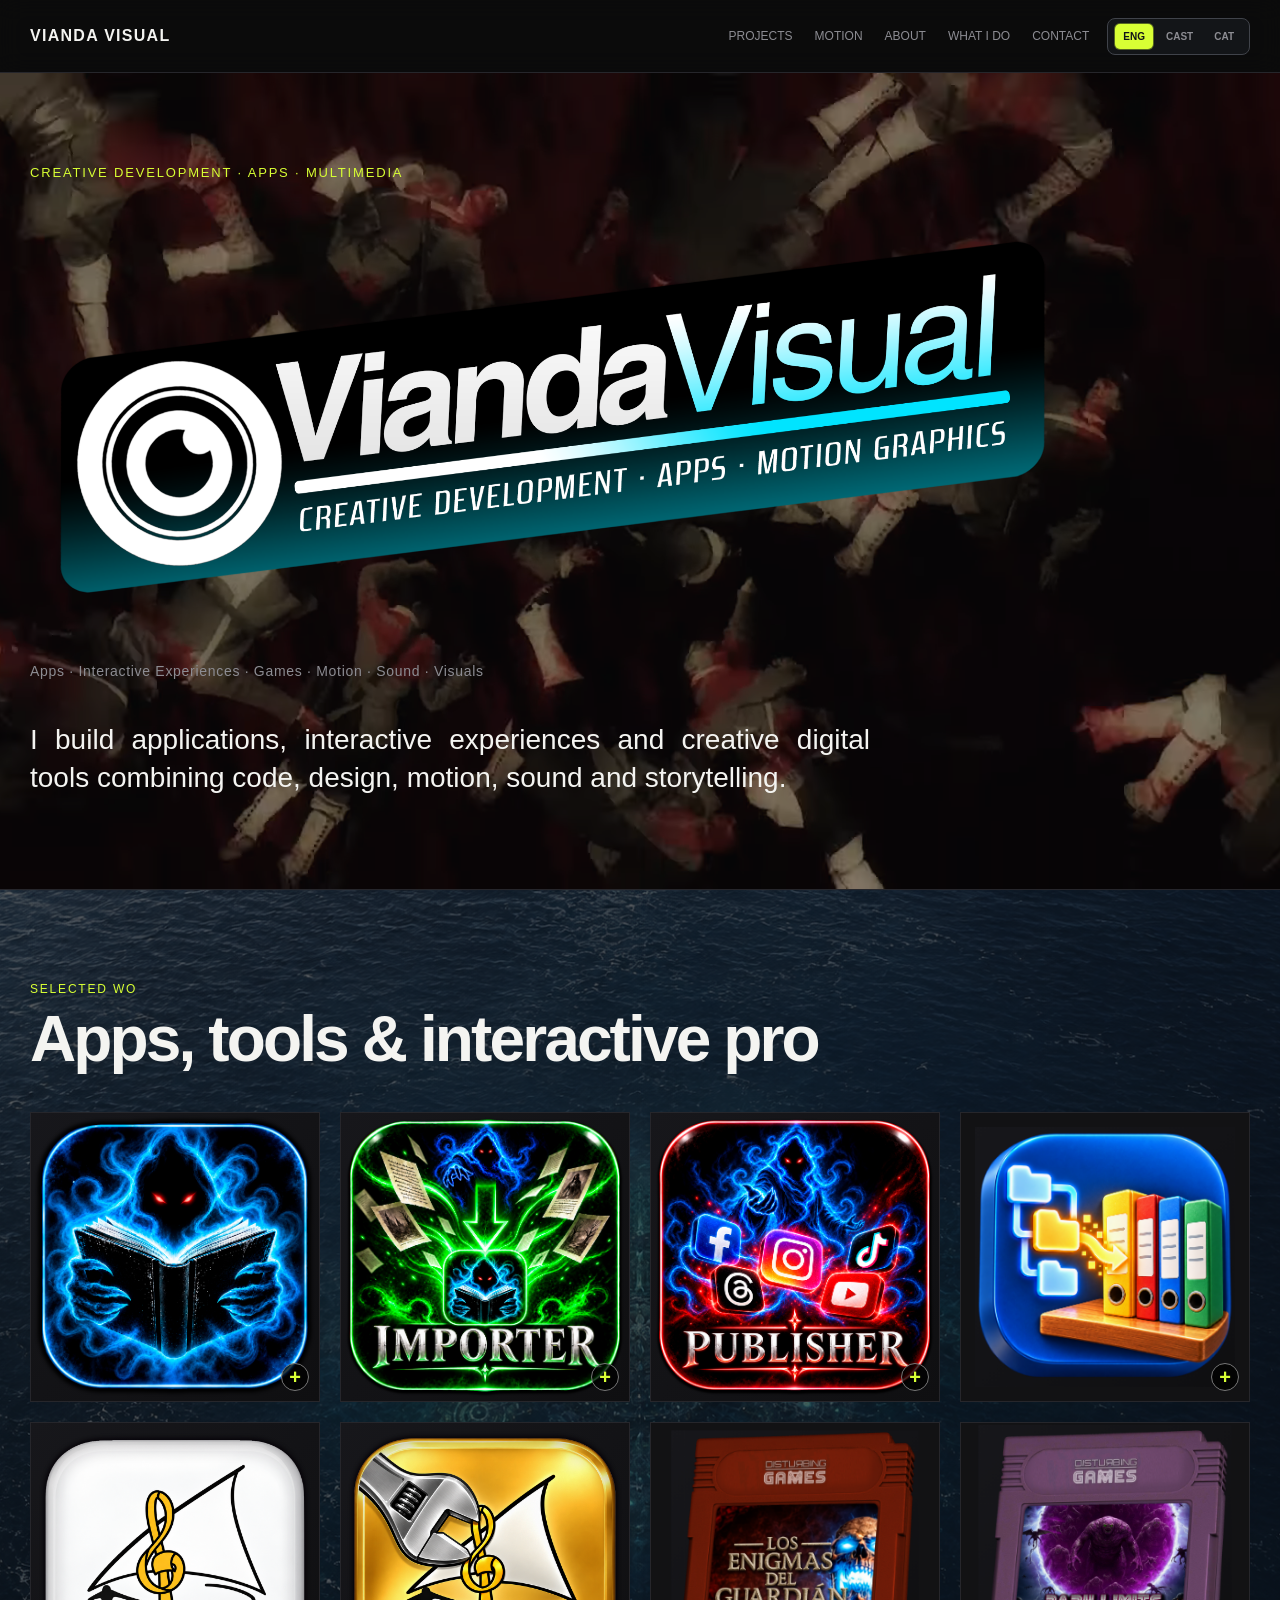
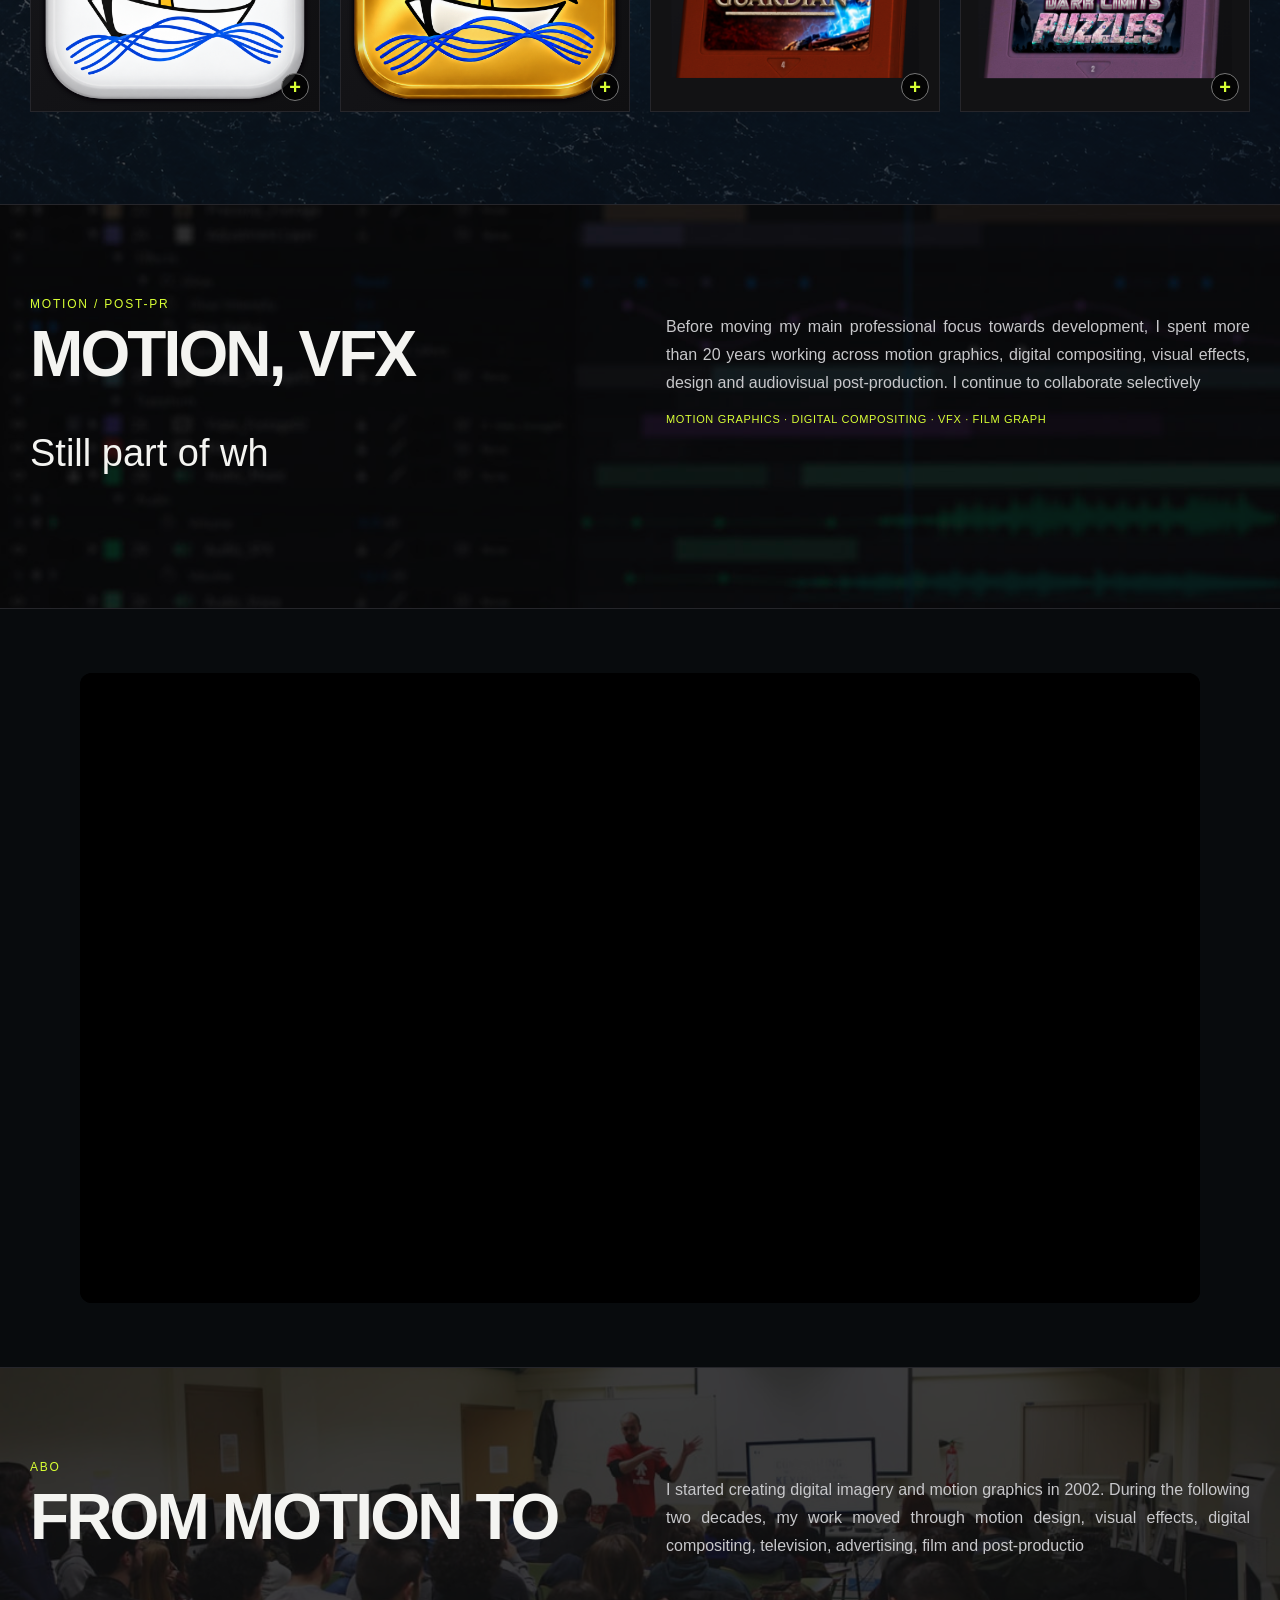
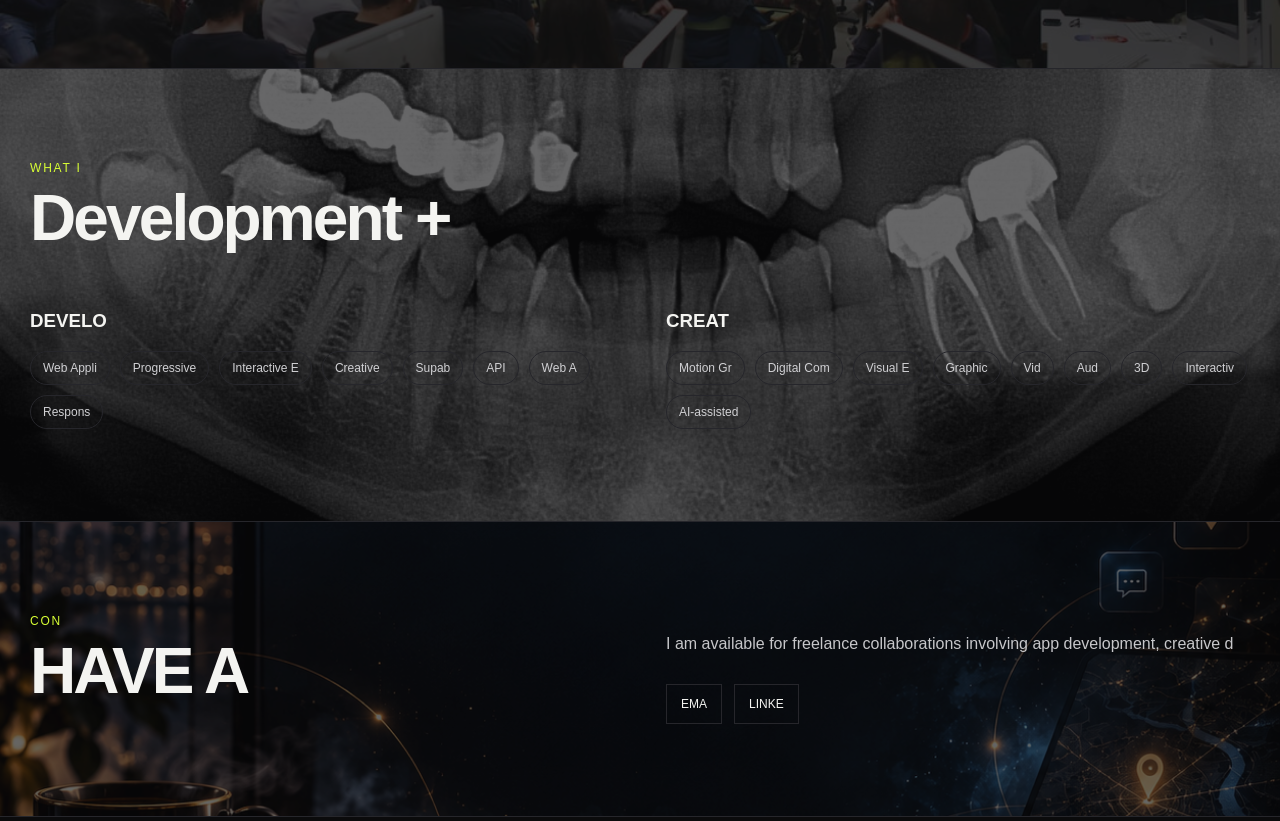
<file: index.html>
<!doctype html>
<html lang="en">
<head>
<meta charset="utf-8">
<meta name="viewport" content="width=device-width,initial-scale=1">
<link rel="icon" href="assets/favicon.ico" type="image/x-icon">
<title>Vianda Visual — Josep Maria Solé</title>
<meta name="description" content="Creative Developer · App Developer">
<link rel="stylesheet" href="styles.css?v=1.18">
</head>
<body>
<header><div class="wrap"><nav>
  <div class="brandwrap"><a href="#" class="brand" id="brand">VIANDA VISUAL</a></div>
  <div class="navright">
    <div class="navlinks" id="navlinks"></div>
    <div class="langswitch" role="group" aria-label="Site language"><button data-lang="eng">ENG</button><button data-lang="cast">CAST</button><button data-lang="cat">CAT</button></div>
    
  </div>
</nav></div></header>

<main>
<section class="hero" id="home-hero"><div id="home-bg-mount"></div><div class="wrap section-content">
  <div class="kicker" id="heroKicker"></div>
  <div class="hero-identity"><img class="hero-logo" src="assets/vianda-visual-logo.png" alt="Vianda Visual — Creative Development · Apps · Motion Graphics"></div>
  <div class="tagline" id="tagline"></div>
  <div class="intro" id="intro"></div>
</div></section>
<div id="sections"></div>
</main>

<footer><div class="wrap"><strong id="footbrand"></strong> · <span id="footertext"></span> · <span class="footer-version">v1.23</span></div></footer>

<script>window.VV_PUBLIC_BUILD=true;window.VV_PUBLIC_PREFIX="";window.VV_PUBLISHED_ASSETS={"vv-image-disturbing-stories-app": "media/vv-image-disturbing-stories-app.png", "vv-image-project-1790260152347": "media/vv-image-project-1790260152347.png", "vv-image-project-1790260160814": "media/vv-image-project-1790260160814.png", "vv-item-disturbing-player": "media/vv-item-disturbing-player.png", "vv-image-banda-de-la-cala": "media/vv-image-banda-de-la-cala.png", "vv-image-project-1790260161949": "media/vv-image-project-1790260161949.png", "vv-item-project-1790276486719": "media/vv-item-project-1790276486719.png", "vv-item-project-1790276487764": "media/vv-item-project-1790276487764.png", "vv-image-lab-01": "media/vv-image-lab-01.jpg", "vv-bg-projects": "media/vv-bg-projects.png", "vv-bg-lab": "media/vv-bg-lab.png", "vv-site-bg-audiovisual": "media/vv-site-bg-audiovisual.jpg", "vv-site-bg-about": "media/vv-site-bg-about.jpg", "vv-bg-skills": "media/vv-bg-skills.jpg", "vv-site-bg-contact": "media/vv-site-bg-contact.png", "vv-site-bg-home": "media/vv-site-bg-home.webm", "vv-item-cv-experience-1": "media/vv-item-cv-experience-1.png", "vv-cv-experience-loop-cv-experience-1": "media/vv-cv-experience-loop-cv-experience-1.webm", "vv-item-cv-experience-2": "media/vv-item-cv-experience-2.png", "vv-cv-experience-loop-cv-experience-2": "media/vv-cv-experience-loop-cv-experience-2.webm", "vv-item-cv-experience-3": "media/vv-item-cv-experience-3.jpg", "vv-cv-experience-loop-cv-experience-3": "media/vv-cv-experience-loop-cv-experience-3.webm", "vv-item-cv-experience-4": "media/vv-item-cv-experience-4.jpg", "vv-cv-experience-loop-cv-experience-4": "media/vv-cv-experience-loop-cv-experience-4.webm", "vv-item-cv-experience-5": "media/vv-item-cv-experience-5.jpg", "vv-cv-experience-loop-cv-experience-5": "media/vv-cv-experience-loop-cv-experience-5.webm", "vv-item-cv-experience-6": "media/vv-item-cv-experience-6.jpg", "vv-cv-experience-loop-cv-experience-6": "media/vv-cv-experience-loop-cv-experience-6.webm", "vv-item-cv-experience-7": "media/vv-item-cv-experience-7.jpg", "vv-cv-experience-loop-cv-experience-7": "media/vv-cv-experience-loop-cv-experience-7.webm", "vv-item-cv-projects-1": "media/vv-item-cv-projects-1.png", "vv-item-cv-projects-2": "media/vv-item-cv-projects-2.png", "vv-item-cv-education-1": "media/vv-item-cv-education-1.png", "vv-item-cv-education-2": "media/vv-item-cv-education-2.png", "vv-item-cv-education-3": "media/vv-item-cv-education-3.jpg", "vv-cv-bg-hero": "media/vv-cv-bg-hero.jpg", "vv-cv-bg-experience": "media/vv-cv-bg-experience.jpg", "vv-cv-bg-projects": "media/vv-cv-bg-projects.png", "vv-cv-bg-education": "media/vv-cv-bg-education.png", "vv-cv-bg-languages": "media/vv-cv-bg-languages.png", "vv-cv-bg-heroMobile": "media/vv-cv-bg-heroMobile.jpg", "vv-cv-bg-pdfDesktop": "media/vv-cv-bg-pdfDesktop.jpg", "vv-cv-bg-pdfMobile": "media/vv-cv-bg-pdfMobile.jpg"};</script>
<script src="shared/app.js?v=1.16"></script>
<script>

function vvNormalizeModel(d){
  d.backgrounds=d.backgrounds||{};
  d.cv=d.cv||{};
  d.cv.ui=d.cv.ui||{};
  d.cv.backgrounds=d.cv.backgrounds||{};
  d.cv.experience=d.cv.experience||[];
  d.cv.projects=d.cv.projects||[];
  d.cv.education=d.cv.education||[];
  d.cv.languages=d.cv.languages||[];
  d.cv.skills=d.cv.skills||{development:[],creative:[]};
  d.cv.links=d.cv.links||{};
  for(const sid of ['hero','experience','projects','skills','education','languages','links']){
    d.cv.backgrounds[sid]=d.cv.backgrounds[sid]||{image:'',imageAssetId:'',overlay:.68,posX:50,posY:50};
  }
  for(const sid of ['home','projects','lab','audiovisual','about','skills','contact']){
    d.backgrounds[sid]=d.backgrounds[sid]||{image:'',imageAssetId:'',overlay:.62,posX:50,posY:50};
  }
  for(const group of ['experience','projects','education','languages']){
    (d.cv[group]||[]).forEach((item,i)=>{
      item.id=item.id||`cv-${group}-${i+1}`;
      if(item.image==null)item.image='';
      if(item.imageAssetId==null)item.imageAssetId='';
      if(item.imagePosX==null)item.imagePosX=50;
      if(item.imagePosY==null)item.imagePosY=50;
      if(item.video==null)item.video='';
    });
  }
  return d;
}

(async()=>{
 const d=vvNormalizeModel(await vvLoad());
 let lang=vvPageLanguage();
 await vvPrepareMedia(d.projects||[]);
 await vvPrepareMedia(d.lab||[]);
 await vvPrepareBackgrounds(d.backgrounds||{});
 await vvPrepareShowreels(d.showreels||[]);

 const homeBgMount=document.getElementById('home-bg-mount');
 if(homeBgMount) homeBgMount.innerHTML=vvSectionBackground(d.backgrounds?.home);

 function T(v){return vvText(v,lang)}
 let hasRendered=false;
 function render(){
   document.documentElement.lang=lang==='eng'?'en':lang==='cast'?'es':'ca';
   document.querySelectorAll('[data-lang]').forEach(b=>{const active=b.dataset.lang===lang;b.classList.toggle('active',active);b.setAttribute('aria-pressed',String(active));});
   document.getElementById('brand').textContent=d.global.brand;
   document.getElementById('heroKicker').textContent=T(d.ui.hero_kicker);


   document.getElementById('tagline').textContent=T(d.global.tagline);
   document.getElementById('intro').textContent=T(d.global.intro);
   document.getElementById('footbrand').textContent=d.global.brand;
   document.getElementById('footertext').textContent=T(d.global.footer);

   const sections=[...d.sections].filter(s=>s.visible).sort((a,b)=>a.order-b.order);
   document.getElementById('navlinks').innerHTML=sections.map(s=>`<a href="#${s.id}">${vvEsc(T(s.label))}</a>`).join('');


   const openedProjects=new Set([...document.querySelectorAll('.vv-project-card.is-open')].map(c=>c.dataset.projectId));
   const mediaLabel=T(d.ui.media);
   const target=document.getElementById('sections');
   target.innerHTML='';

   const templates={
    projects:()=>`<section id="projects">${vvSectionBackground(d.backgrounds?.projects)}<div class="wrap section-content">
      <div class="section-head"><div><div class="eyebrow">${vvEsc(T(d.ui.selected_work))}</div><h2>${vvEsc(T(d.ui.projects_title))}</h2></div></div>
      <div class="projects-grid">
      ${d.projects.filter(x=>x.visible).sort((a,b)=>a.order-b.order).map(p=>`<article class="card vv-project-card" data-project-id="${vvEsc(String(p.id))}" data-reopen="${openedProjects.has(String(p.id))?'1':'0'}"><button type="button" class="vv-project-toggle" aria-expanded="false" aria-label="${vvEsc(T(p.title))}" title="${vvEsc(T(p.title))}">${vvMedia(p,lang,mediaLabel)}</button><div class="vv-project-reveal"><div class="vv-project-inner">${vvVideoEmbed(p.video)}
        <div class="card-body"><h3>${vvEsc(T(p.title))}</h3><div class="sub">${vvEsc(T(p.subtitle))}</div>
        <div class="tags">${vvEsc(T(p.tags))}</div><p>${vvEsc(T(p.description))}</p>
        ${p.url?`<a class="cta" href="${vvEsc(p.url)}" target="_blank" rel="noopener">${vvEsc(T(d.ui.view_project))}</a>`:''}
        </div></div></div></article>`).join('')}</div></div></section>`,
    lab:()=>`<section id="lab">${vvSectionBackground(d.backgrounds?.lab)}<div class="wrap section-content">
      <div class="section-head"><div><div class="eyebrow">${vvEsc(T(d.ui.lab_eyebrow))}</div><h2>${vvEsc(T(d.ui.lab_title))}</h2></div></div>
      <div class="cards-grid">
      ${d.lab.filter(x=>x.visible).sort((a,b)=>a.order-b.order).map(p=>`<article class="card">${vvMedia(p,lang,mediaLabel)}${vvVideoEmbed(p.video)}
        <div class="card-body"><h3>${vvEsc(T(p.title))}</h3><p>${vvEsc(T(p.description))}</p>
        ${p.url?`<a class="cta" href="${vvEsc(p.url)}" target="_blank" rel="noopener">${vvEsc(T(d.ui.explore))}</a>`:''}</div></article>`).join('')}</div></div></section>`,
    audiovisual:()=>`<section id="audiovisual">${vvSectionBackground(d.backgrounds?.audiovisual)}<div class="wrap split section-content">
      <div><div class="eyebrow">${vvEsc(T(d.ui.motion_label))}</div><h2>${vvEsc(T(d.audiovisual.title))}</h2><p class="bigcopy">${vvEsc(T(d.audiovisual.subtitle))}</p></div>
      <div><p class="copy">${vvEsc(T(d.audiovisual.body))}</p><div class="tags">${vvEsc(T(d.audiovisual.services))}</div></div></div></section>`,
    about:()=>`<section id="about">${vvSectionBackground(d.backgrounds?.about)}<div class="wrap split section-content">
      <div><div class="eyebrow">${vvEsc(T(d.ui.about_label))}</div><h2>${vvEsc(T(d.about.title))}</h2></div><div><p class="copy">${vvEsc(T(d.about.body))}</p></div></div></section>`,
    skills:()=>`<section id="skills">${vvSectionBackground(d.backgrounds?.skills)}<div class="wrap section-content">
      <div class="section-head"><div><div class="eyebrow">${vvEsc(T(d.ui.skills_label))}</div><h2>${vvEsc(T(d.ui.skills_title))}</h2></div></div>
      <div class="split"><div><h3>${vvEsc(T(d.ui.development))}</h3><div class="pills">${d.skills.development.map(x=>`<span class="pill">${vvEsc(T(x))}</span>`).join('')}</div></div>
      <div><h3>${vvEsc(T(d.ui.creative))}</h3><div class="pills">${d.skills.creative.map(x=>`<span class="pill">${vvEsc(T(x))}</span>`).join('')}</div></div></div></div></section>`,
    contact:()=>`<section id="contact">${vvSectionBackground(d.backgrounds?.contact)}<div class="wrap split section-content">
      <div><div class="eyebrow">${vvEsc(T(d.ui.contact_label))}</div><h2>${vvEsc(T(d.contact.headline))}</h2></div>
      <div><p class="copy">${vvEsc(T(d.contact.body))}</p><div class="links">
      ${['email','linkedin','github','behance','imdb'].filter(k=>d.contact[k]).map(k=>{let u=d.contact[k];if(k==='email'&&!u.startsWith('mailto:'))u='mailto:'+u;return `<a class="${k==='email'||k==='linkedin'?'vv-contact-main':''}" href="${vvEsc(u)}" target="${k==='email'?'_self':'_blank'}">${k.toUpperCase()} ↗</a>`}).join('')}
      </div></div></div></section>`
   };
   target.insertAdjacentHTML('beforeend',vvShowreelsAfter(d.showreels||[],'home'));
   sections.forEach(s=>{if(templates[s.id]){target.insertAdjacentHTML('beforeend',templates[s.id]());target.insertAdjacentHTML('beforeend',vvShowreelsAfter(d.showreels||[],s.id));}});
   document.querySelectorAll('.vv-project-card').forEach(card=>{
     const button=card.querySelector('.vv-project-toggle');
     if(card.dataset.reopen==='1'){card.classList.add('is-open');button.setAttribute('aria-expanded','true');}
     button.addEventListener('click',()=>{
       const next=card.classList.toggle('is-open');
       button.setAttribute('aria-expanded',String(next));
     });
   });
   if(!hasRendered){hasRendered=true;vvTypeText(document.body);}
 }
 document.querySelectorAll('[data-lang]').forEach(b=>b.onclick=()=>{if(lang===b.dataset.lang)return;vvStopTyping();lang=b.dataset.lang;vvSetLang(lang);vvUpdateLanguageURL(lang);render()});
 window.addEventListener('popstate',()=>{const next=vvPageLanguage();if(next!==lang){vvStopTyping();lang=next;render()}});
 render();
})();
</script>
</body></html>
</file>
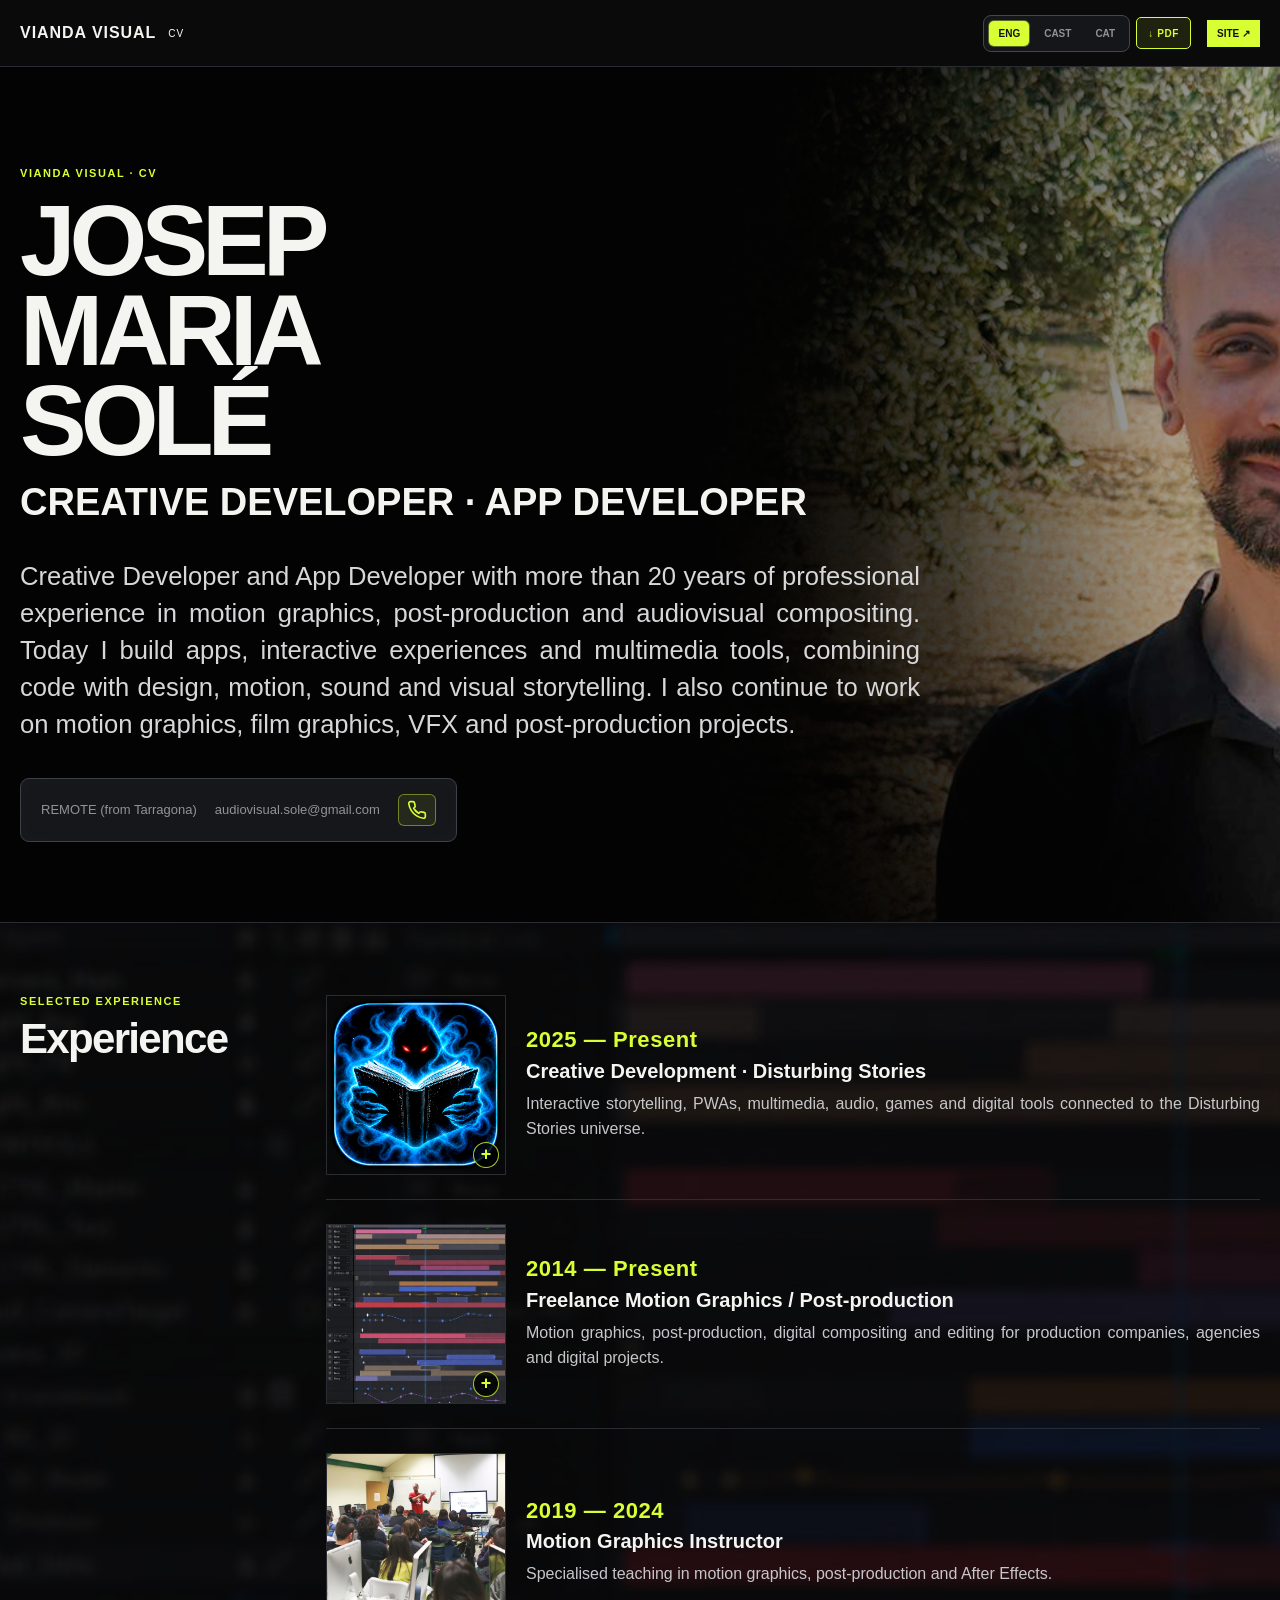
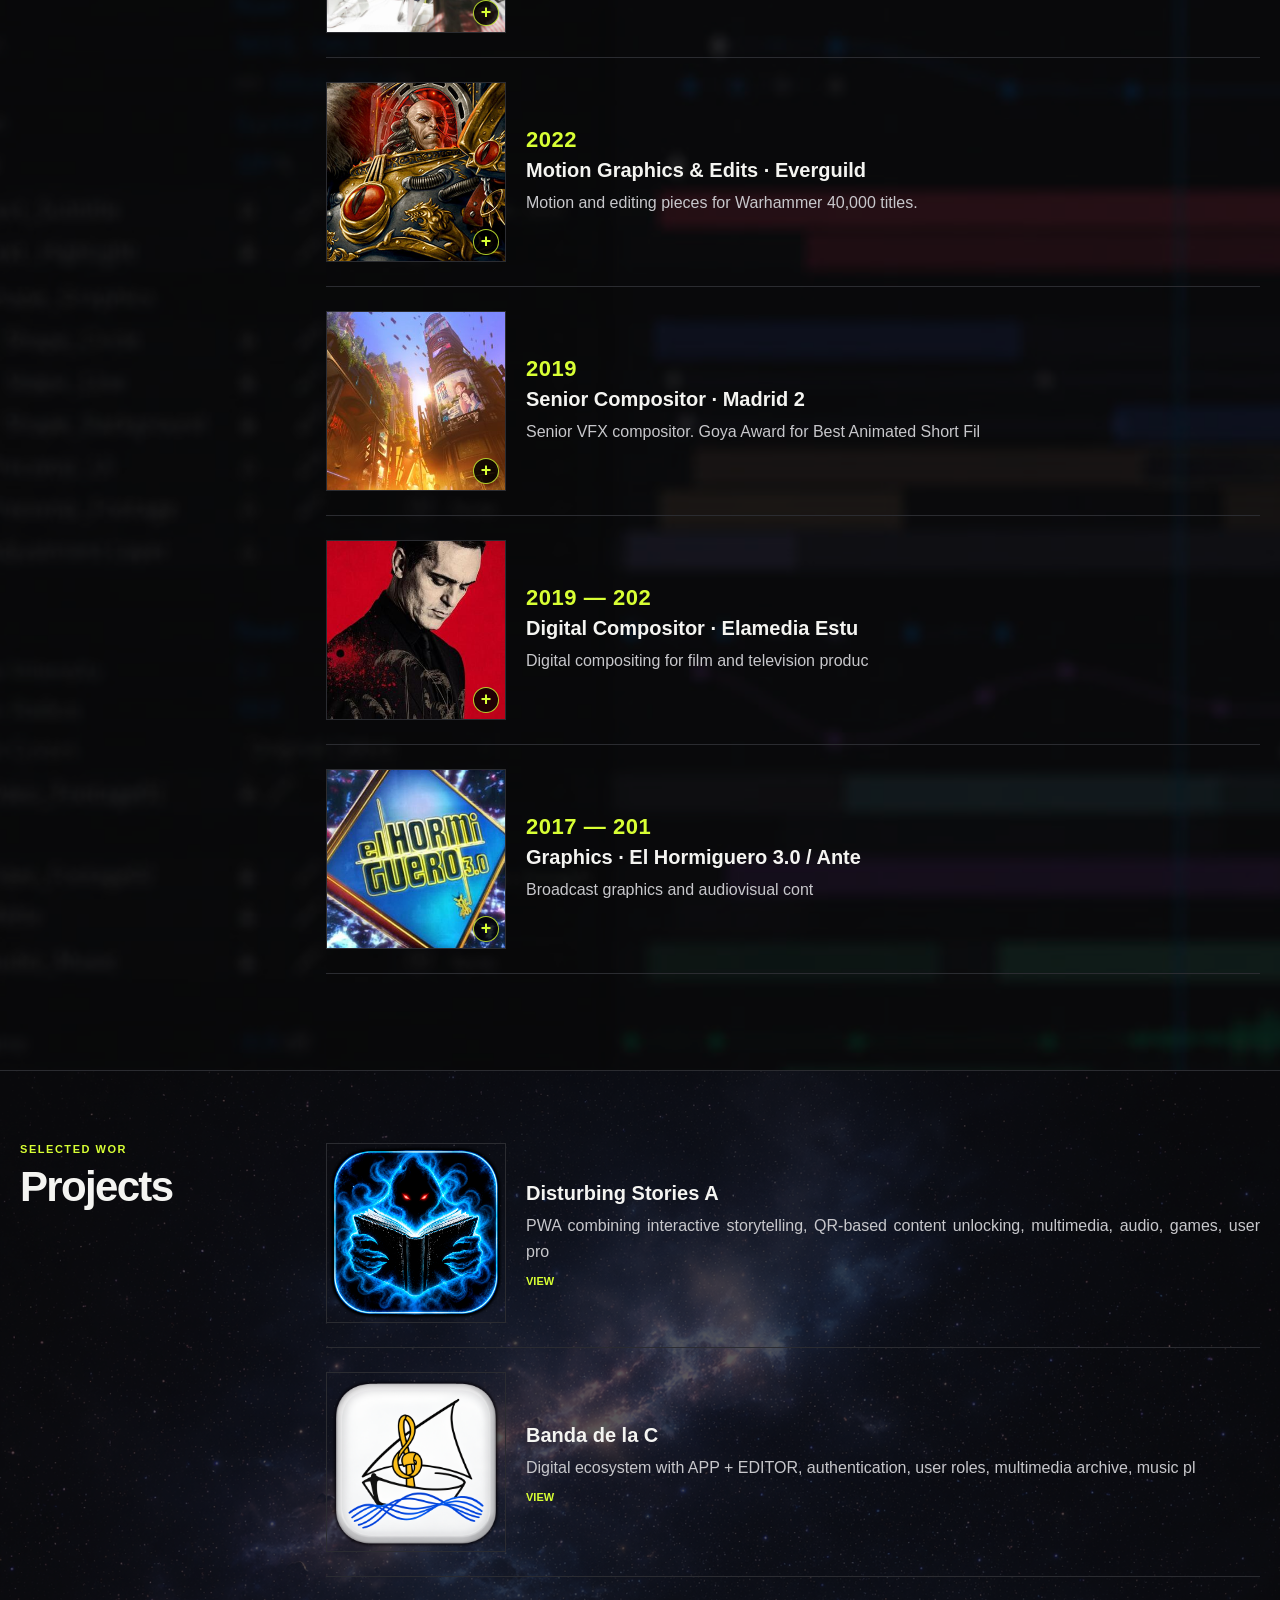
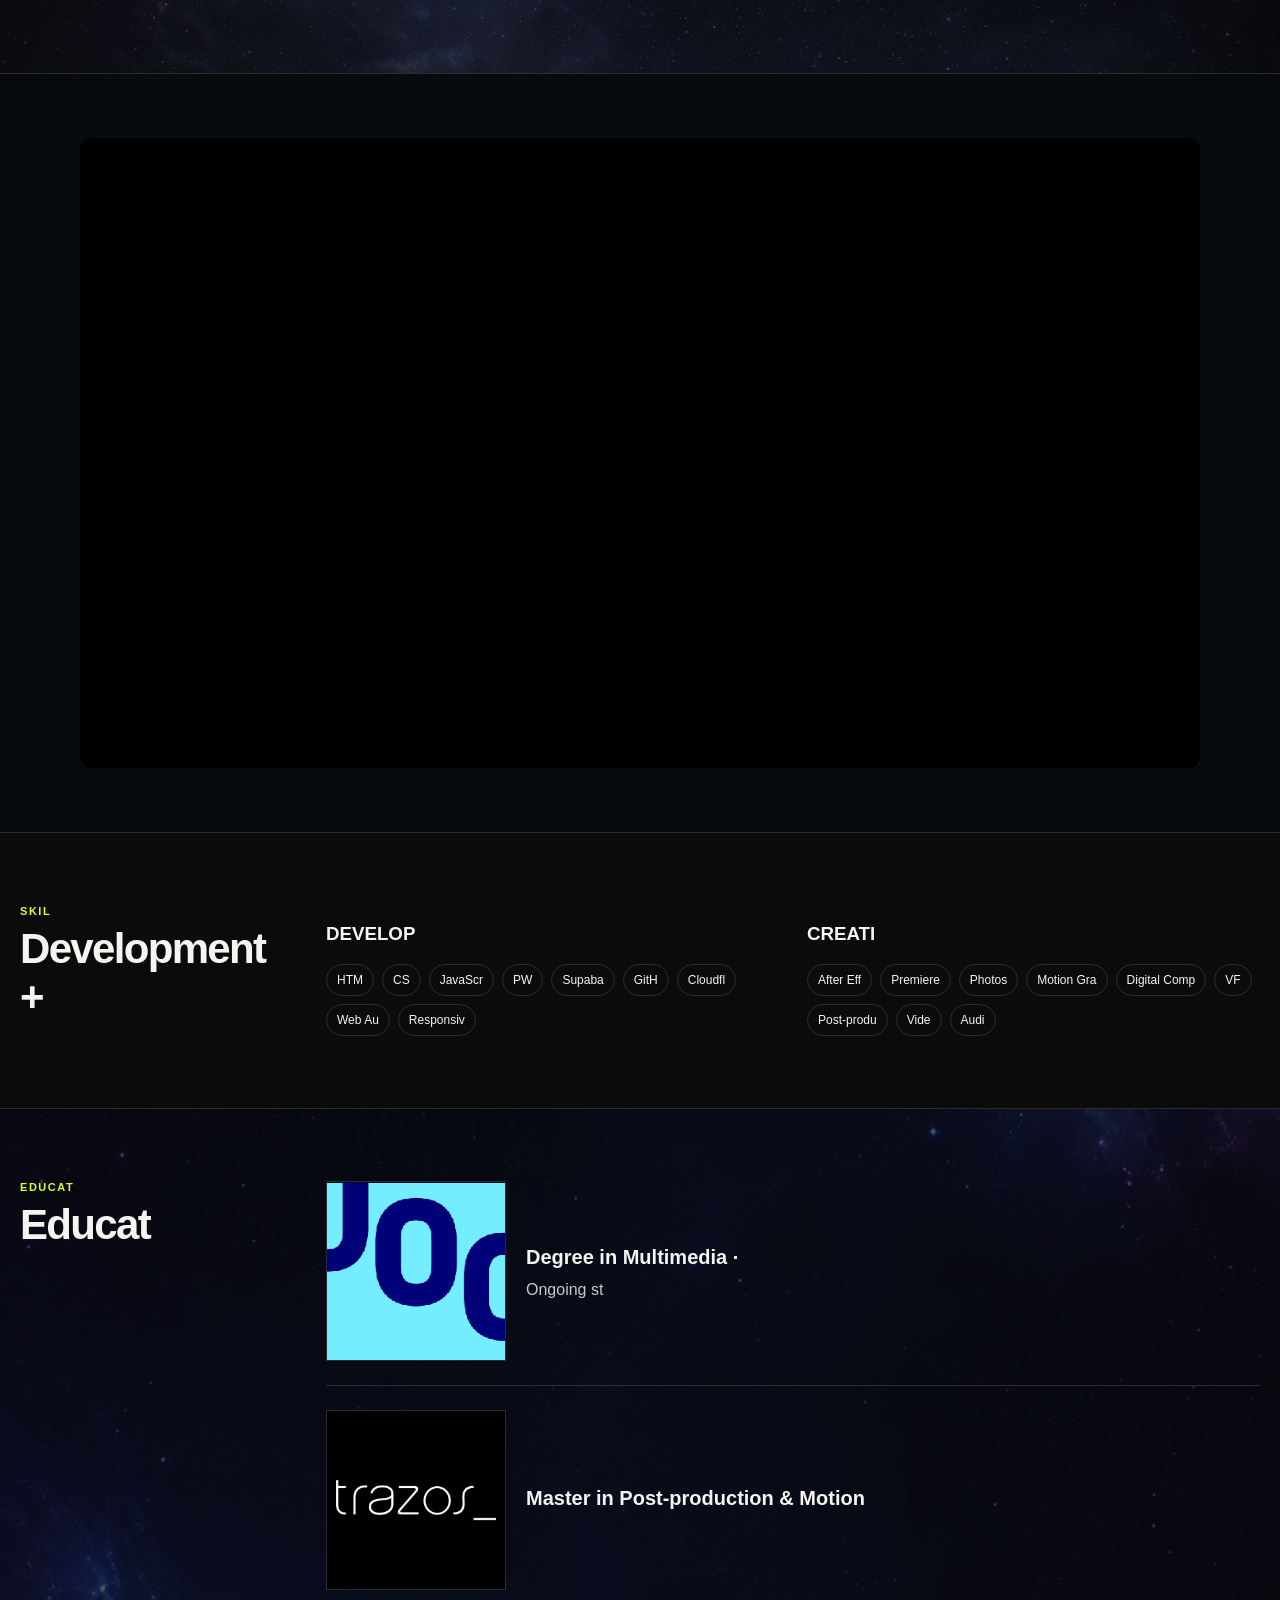
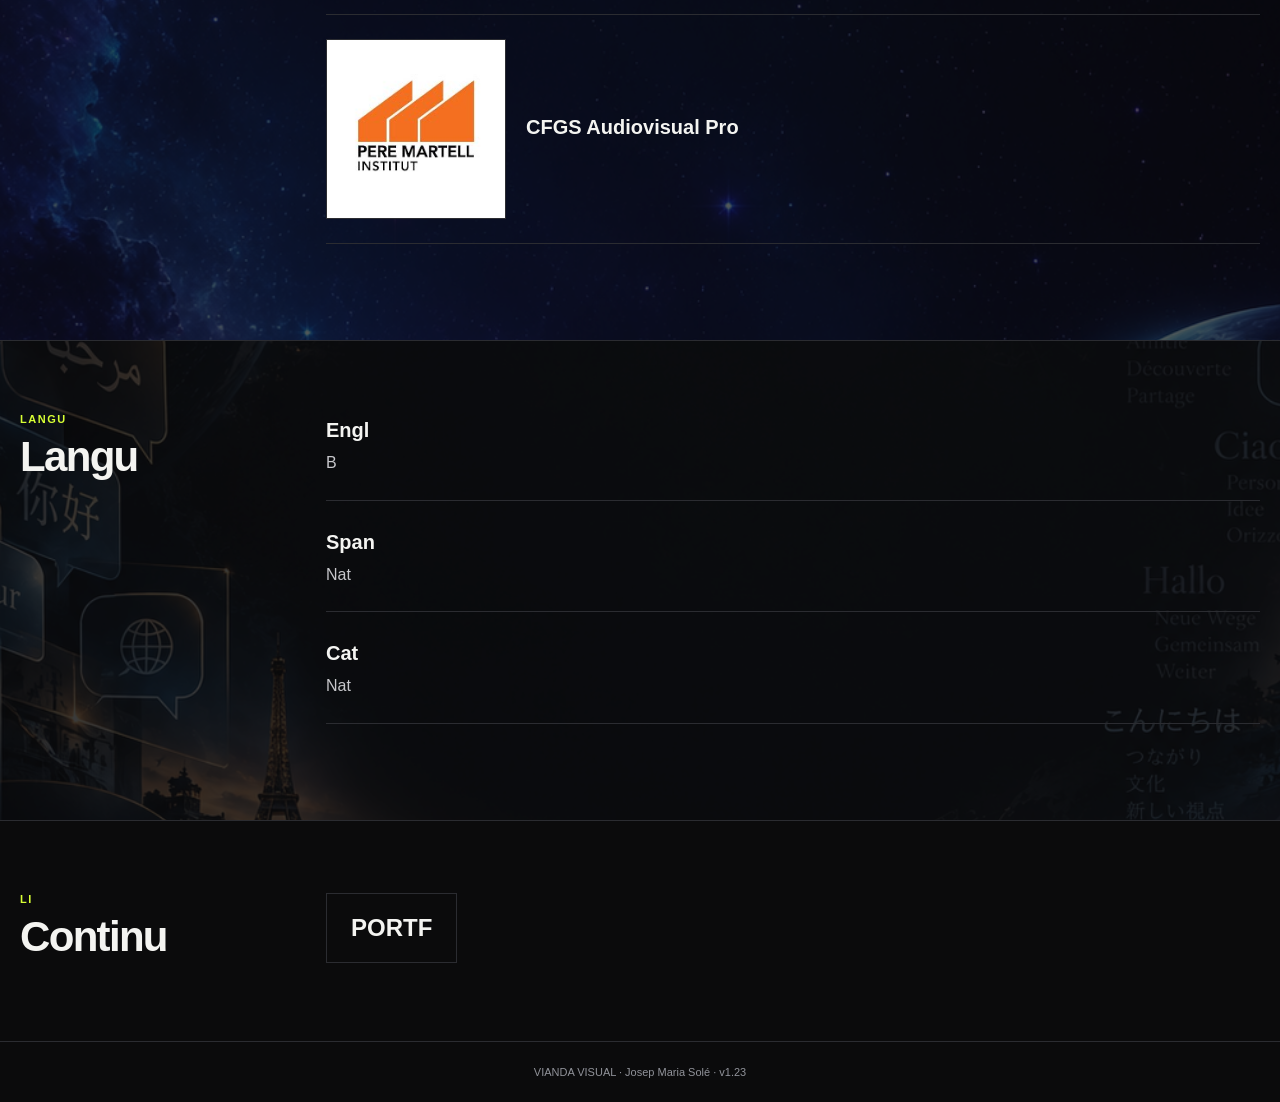
<file: cv/index.html>
<!doctype html>
<html lang="en">
<head>
<meta charset="utf-8"><meta name="viewport" content="width=device-width,initial-scale=1">
<link rel="icon" href="favicon.ico" type="image/x-icon">
<title>CV · Josep Maria Solé · Vianda Visual</title>
<meta name="robots" content="noindex,nofollow">
<link rel="stylesheet" href="styles.css?v=1.183">
<style>footer .wrap{text-align:center!important;justify-content:center!important;width:100%}</style></head>
<body>
<header><div class="wrap cvnav"><div class="cvbrand"><strong>VIANDA VISUAL</strong><span>CV</span></div>
<div class="cvnavright"><div class="langswitch" role="group" aria-label="CV language"><button data-lang="eng">ENG</button><button data-lang="cast">CAST</button><button data-lang="cat">CAT</button></div><button type="button" class="pdf-download" id="downloadPdf" aria-label="Download CV as PDF">↓ PDF</button><a href="../" class="portfolio-link" id="portfolioLink">SITE ↗</a></div></div></header>
<main id="cvroot"></main>
<footer><div class="wrap">VIANDA VISUAL · Josep Maria Solé · v1.23</div></footer>
<script>window.VV_PUBLIC_BUILD=true;window.VV_PUBLIC_PREFIX="../";window.VV_PUBLISHED_ASSETS={"vv-image-disturbing-stories-app": "media/vv-image-disturbing-stories-app.png", "vv-image-project-1790260152347": "media/vv-image-project-1790260152347.png", "vv-image-project-1790260160814": "media/vv-image-project-1790260160814.png", "vv-item-disturbing-player": "media/vv-item-disturbing-player.png", "vv-image-banda-de-la-cala": "media/vv-image-banda-de-la-cala.png", "vv-image-project-1790260161949": "media/vv-image-project-1790260161949.png", "vv-item-project-1790276486719": "media/vv-item-project-1790276486719.png", "vv-item-project-1790276487764": "media/vv-item-project-1790276487764.png", "vv-image-lab-01": "media/vv-image-lab-01.jpg", "vv-bg-projects": "media/vv-bg-projects.png", "vv-bg-lab": "media/vv-bg-lab.png", "vv-site-bg-audiovisual": "media/vv-site-bg-audiovisual.jpg", "vv-site-bg-about": "media/vv-site-bg-about.jpg", "vv-bg-skills": "media/vv-bg-skills.jpg", "vv-site-bg-contact": "media/vv-site-bg-contact.png", "vv-site-bg-home": "media/vv-site-bg-home.webm", "vv-item-cv-experience-1": "media/vv-item-cv-experience-1.png", "vv-cv-experience-loop-cv-experience-1": "media/vv-cv-experience-loop-cv-experience-1.webm", "vv-item-cv-experience-2": "media/vv-item-cv-experience-2.png", "vv-cv-experience-loop-cv-experience-2": "media/vv-cv-experience-loop-cv-experience-2.webm", "vv-item-cv-experience-3": "media/vv-item-cv-experience-3.jpg", "vv-cv-experience-loop-cv-experience-3": "media/vv-cv-experience-loop-cv-experience-3.webm", "vv-item-cv-experience-4": "media/vv-item-cv-experience-4.jpg", "vv-cv-experience-loop-cv-experience-4": "media/vv-cv-experience-loop-cv-experience-4.webm", "vv-item-cv-experience-5": "media/vv-item-cv-experience-5.jpg", "vv-cv-experience-loop-cv-experience-5": "media/vv-cv-experience-loop-cv-experience-5.webm", "vv-item-cv-experience-6": "media/vv-item-cv-experience-6.jpg", "vv-cv-experience-loop-cv-experience-6": "media/vv-cv-experience-loop-cv-experience-6.webm", "vv-item-cv-experience-7": "media/vv-item-cv-experience-7.jpg", "vv-cv-experience-loop-cv-experience-7": "media/vv-cv-experience-loop-cv-experience-7.webm", "vv-item-cv-projects-1": "media/vv-item-cv-projects-1.png", "vv-item-cv-projects-2": "media/vv-item-cv-projects-2.png", "vv-item-cv-education-1": "media/vv-item-cv-education-1.png", "vv-item-cv-education-2": "media/vv-item-cv-education-2.png", "vv-item-cv-education-3": "media/vv-item-cv-education-3.jpg", "vv-cv-bg-hero": "media/vv-cv-bg-hero.jpg", "vv-cv-bg-experience": "media/vv-cv-bg-experience.jpg", "vv-cv-bg-projects": "media/vv-cv-bg-projects.png", "vv-cv-bg-education": "media/vv-cv-bg-education.png", "vv-cv-bg-languages": "media/vv-cv-bg-languages.png", "vv-cv-bg-heroMobile": "media/vv-cv-bg-heroMobile.jpg", "vv-cv-bg-pdfDesktop": "media/vv-cv-bg-pdfDesktop.jpg", "vv-cv-bg-pdfMobile": "media/vv-cv-bg-pdfMobile.jpg"};</script>
<script src="../shared/app.js?v=1.16"></script>
<script src="../shared/phone-analytics.js?v=1.16"></script>
<script src="pdf-print.js?v=1.23"></script>
<script>

function vvNormalizeModel(d){
  d.backgrounds=d.backgrounds||{};
  d.cv=d.cv||{};
  d.cv.ui=d.cv.ui||{};
  d.cv.backgrounds=d.cv.backgrounds||{};
  d.cv.experience=d.cv.experience||[];
  d.cv.projects=d.cv.projects||[];
  d.cv.education=d.cv.education||[];
  d.cv.languages=d.cv.languages||[];
  d.cv.skills=d.cv.skills||{development:[],creative:[]};
  d.cv.links=d.cv.links||{};
  for(const sid of ['hero','heroMobile','experience','projects','skills','education','languages','links']){
    d.cv.backgrounds[sid]=d.cv.backgrounds[sid]||{image:'',imageAssetId:'',overlay:.68,posX:50,posY:50};
  }
  for(const sid of ['home','projects','lab','audiovisual','about','skills','contact']){
    d.backgrounds[sid]=d.backgrounds[sid]||{image:'',imageAssetId:'',overlay:.62,posX:50,posY:50};
  }
  for(const group of ['experience','projects','education','languages']){
    (d.cv[group]||[]).forEach((item,i)=>{
      item.id=item.id||`cv-${group}-${i+1}`;
      if(item.image==null)item.image='';
      if(item.imageAssetId==null)item.imageAssetId='';
      if(item.imagePosX==null)item.imagePosX=50;
      if(item.imagePosY==null)item.imagePosY=50;
      if(item.video==null)item.video='';
    });
  }
  return d;
}

(async()=>{
 const d=vvNormalizeModel(await vvLoad()), c=d.cv;
 let lang=vvPageLanguage();
 await vvPrepareBackgrounds(c.backgrounds||{});
 await vvPrepareShowreels(c.showreels||[]);
 for(const group of ['experience','projects','education','languages']) await vvPrepareMedia(c[group]||[]);
 for(const entry of c.experience){entry._loopSrc=await vvResolveAsset(entry.loopVideoAssetId, '');}
 const root=document.getElementById('cvroot');
 function T(v){return vvText(v,lang)}
 function orderedLanguages(){
   const list=[...(c.languages||[])];
   const expected={eng:['english','inglés','angles','anglès'],cast:['spanish','castellano','castellà','español'],cat:['catalan','catalán','català','catalan']};
   const wanted=expected[lang]||[];
   const normalize=v=>String(v||'').normalize('NFD').replace(/[\u0300-\u036f]/g,'').toLowerCase().trim();
   const index=list.findIndex(item=>{
     const names=typeof item.name==='object'?Object.values(item.name):[item.name];
     return names.some(name=>wanted.some(key=>normalize(name)===normalize(key)));
   });
   if(index>0)list.unshift(...list.splice(index,1));
   return list;
 }
 function itemMedia(x){
   const media=vvMedia(x,lang,'');
   const hasImage=!!(x._imageSrc||x.image);
   const video=x.video?`<a class="video-link" href="${vvEsc(x.video)}" target="_blank" rel="noopener">${vvEsc(T(c.ui.view_video))}</a>`:'';
   return hasImage?`<div class="cv-item-media">${media}${video}</div>`:(video?`<div class="cv-item-media empty-media">${video}</div>`:'');
 }
 function itemArticle(x,kind){
   const period=x.period?`<div class="period">${vvEsc(x.period)}</div>`:'';
   const level=x.level?`<p>${vvEsc(typeof x.level==='string'?x.level:T(x.level))}</p>`:'';
   const body=x.body&&T(x.body)?`<p>${vvEsc(T(x.body))}</p>`:'';
   const url=x.url?`<a class="inline-link" href="${vvEsc(x.url)}" target="_blank">${vvEsc(T(c.ui.view))}</a>`:'';
   if(kind==='experience-item'){
     const hasLoop=!!x._loopSrc;
     const icon=itemMedia(x);
     const toggle=hasLoop?`<button type="button" class="vv-experience-icon" aria-expanded="false" aria-label="${vvEsc(T(x.title||x.name))} · Toggle video" title="Show/hide video">${icon}</button>`:icon;
     return `<article class="cv-item vv-experience-item ${kind||''}"><div class="vv-experience-row">${toggle}<div class="cv-item-copy">${period}<h3>${vvEsc(T(x.title||x.name))}</h3>${body}${level}${url}</div></div>${hasLoop?`<div class="vv-experience-reveal"><div class="vv-experience-reveal-inner"><video playsinline muted loop preload="none" data-loop-src="${vvEsc(x._loopSrc)}" aria-label="${vvEsc(T(x.title||x.name))} video loop"></video></div></div>`:''}</article>`;
   }
   return `<article class="cv-item ${kind||''}">${itemMedia(x)}<div class="cv-item-copy">${period}<h3>${vvEsc(T(x.title||x.name))}</h3>${body}${level}${url}</div></article>`;
 }
 function section(id,bg,left,right){
   return `<section id="${id}">${vvSectionBackground(bg)}<div class="wrap grid section-content"><div>${left}</div><div>${right}</div></div></section>`;
 }
 let hasRendered=false;
 let phoneRevealed=false;
 const phoneLabels={eng:"Show phone number",cast:"Mostrar número de teléfono",cat:"Mostra el número de telèfon"};
 document.getElementById('downloadPdf').addEventListener('click',()=>{
   // Open synchronously to avoid popup blockers. The print document is built from
   // the very same model and language used for the live CV.
   const win=window.open('','_blank');
   if(!win){alert('Permite las ventanas emergentes para guardar tu CV como PDF.');return;}
   try{ vvOpenPrintableCV(win,c,lang); }catch(err){win.close();console.error(err);alert('No se pudo preparar el PDF: '+err.message);}
 });
 function render(){
   document.documentElement.lang=lang==='eng'?'en':lang==='cast'?'es':'ca';
   document.querySelectorAll('[data-lang]').forEach(b=>{const active=b.dataset.lang===lang;b.classList.toggle('active',active);b.setAttribute('aria-pressed',String(active));});
   document.getElementById('portfolioLink').textContent='SITE ↗';

   root.innerHTML=
   `<section class="hero"><div class="cv-hero-desktop-bg">${vvSectionBackground(c.backgrounds?.hero)}</div>${c.backgrounds?.heroMobile && (c.backgrounds.heroMobile._imageSrc||c.backgrounds.heroMobile.image)?`<div class="cv-hero-mobile-bg">${vvSectionBackground(c.backgrounds.heroMobile)}</div>`:""}<div class="wrap section-content">
      <div class="cv-kicker">VIANDA VISUAL · ${vvEsc(T(c.ui.cv_label))}</div>
      <h1>${vvEsc(c.profile.name)}</h1><div class="role">${vvEsc(T(c.profile.role))}</div>
      <p class="summary">${vvEsc(T(c.profile.summary))}</p>
      <div class="contactline contact-box"><span class="contact-location">${vvEsc(c.profile.location)}</span><a class="contact-email" href="mailto:${vvEsc(c.profile.email)}">${vvEsc(c.profile.email)}</a><button type="button" id="revealPhone" class="phone-reveal" aria-label="Show phone number" title="Show phone number"><svg class="vv-phone-icon" aria-hidden="true" viewBox="0 0 24 24" fill="none" stroke="currentColor" stroke-width="2" stroke-linecap="round" stroke-linejoin="round"><path d="M22 16.92v3a2 2 0 0 1-2.18 2A19.79 19.79 0 0 1 11.19 18.81a19.5 19.5 0 0 1-6-6A19.79 19.79 0 0 1 2.09 4.18 2 2 0 0 1 4.08 2h3a2 2 0 0 1 2 1.72c.12.96.34 1.91.65 2.81a2 2 0 0 1-.45 2.11L8.01 9.91a16 16 0 0 0 6.08 6.08l1.27-1.27a2 2 0 0 1 2.11-.45c.9.31 1.85.53 2.81.65A2 2 0 0 1 22 16.92Z"/></svg></button></div>
   </div></section>`+
   section('experience',c.backgrounds?.experience,
     `<div class="eyebrow">${vvEsc(T(c.ui.experience_eyebrow))}</div><h2>${vvEsc(T(c.ui.experience_title))}</h2>`,
     `<div class="timeline">${c.experience.map(x=>itemArticle(x,'experience-item')).join('')}</div>`)+
   section('projects',c.backgrounds?.projects,
     `<div class="eyebrow">${vvEsc(T(c.ui.projects_eyebrow))}</div><h2>${vvEsc(T(c.ui.projects_title))}</h2>`,
     `<div class="projectlist">${c.projects.map(x=>itemArticle(x,'project-item')).join('')}</div>`)+
   section('skills',c.backgrounds?.skills,
     `<div class="eyebrow">${vvEsc(T(c.ui.skills_eyebrow))}</div><h2>${vvEsc(T(c.ui.skills_title))}</h2>`,
     `<div class="skills"><div><h3>${vvEsc(T(c.ui.development))}</h3><div class="pills">${c.skills.development.map(x=>`<span>${vvEsc(T(x))}</span>`).join('')}</div></div>
      <div><h3>${vvEsc(T(c.ui.creative))}</h3><div class="pills">${c.skills.creative.map(x=>`<span>${vvEsc(T(x))}</span>`).join('')}</div></div></div>`)+
   section('education',c.backgrounds?.education,
     `<div class="eyebrow">${vvEsc(T(c.ui.education_eyebrow))}</div><h2>${vvEsc(T(c.ui.education_title))}</h2>`,
     `<div class="simplelist">${c.education.map(x=>itemArticle(x,'education-item')).join('')}</div>`)+
   section('languages',c.backgrounds?.languages,
     `<div class="eyebrow">${vvEsc(T(c.ui.languages_eyebrow))}</div><h2>${vvEsc(T(c.ui.languages_title))}</h2>`,
     `<div class="simplelist">${orderedLanguages().map(x=>itemArticle(x,'language-item')).join('')}</div>`)+
   section('links',c.backgrounds?.links,
     `<div class="eyebrow">${vvEsc(T(c.ui.links_eyebrow))}</div><h2>${vvEsc(T(c.ui.links_title))}</h2>`,
     `<div class="links"><a class="bottom-portfolio" href="../">${vvEsc(T(c.ui.portfolio))}</a>${Object.entries(c.links).filter(([k,v])=>k!=='portfolio'&&v).map(([k,v])=>`<a href="${vvEsc(v)}" target="_blank">${k.toUpperCase()} ↗</a>`).join('')}</div>`);
   for(const id of ['hero','experience','projects','skills','education','languages','links']){
     const anchor=id==='hero'?root.querySelector('.hero'):document.getElementById(id);
     if(anchor)anchor.insertAdjacentHTML('afterend',vvShowreelsAfter(c.showreels||[],id));
   }
   root.querySelectorAll('.vv-experience-icon').forEach(button=>{
     const article=button.closest('.vv-experience-item');
     const video=article.querySelector('.vv-experience-reveal video');
     button.addEventListener('click',()=>{
       const opened=article.classList.toggle('is-open');
       button.setAttribute('aria-expanded',String(opened));
       if(opened){
         if(!video.getAttribute('src'))video.src=video.dataset.loopSrc;
         video.play().catch(()=>{});
       }else{video.pause();video.currentTime=0;}
     });
   });
   const reveal=document.getElementById('revealPhone');
   if(reveal){
     if(phoneRevealed){reveal.textContent=c.profile.phone||'';reveal.classList.add('revealed');reveal.setAttribute('aria-label',c.profile.phone||'');}
     else {
       reveal.setAttribute('aria-label',phoneLabels[lang]);reveal.title=phoneLabels[lang];
       reveal.addEventListener('click',()=>{
         if(phoneRevealed)return;
         phoneRevealed=true;
         reveal.textContent=c.profile.phone||'';
         reveal.classList.add('revealed');
         reveal.setAttribute('aria-label',c.profile.phone||'');
         reveal.removeAttribute('title');
         vvPhoneTrackReveal();
       },{once:true});
     }
   }
   if(!hasRendered){hasRendered=true;vvTypeText(document.body);}
 }
 document.querySelectorAll('[data-lang]').forEach(b=>b.onclick=()=>{if(lang===b.dataset.lang)return;vvStopTyping();lang=b.dataset.lang;vvSetLang(lang);vvUpdateLanguageURL(lang);render()});
 window.addEventListener('popstate',()=>{const next=vvPageLanguage();if(next!==lang){vvStopTyping();lang=next;render()}});
 render();
})();
</script></body></html>
</file>
<file: styles.css>
:root{
  --bg:#0b0b0c; --panel:#121214; --ink:#f4f4f1; --muted:#8d8d93;
  --line:#26262b; --accent:#d8ff34; --max:1220px;
}
*{box-sizing:border-box}
html{scroll-behavior:smooth}
body{margin:0;background:var(--bg);color:var(--ink);font-family:Inter,Arial,Helvetica,sans-serif}
a{color:inherit;text-decoration:none}
.wrap{width:min(calc(100% - 40px),var(--max));margin:auto}
header{position:sticky;top:0;z-index:10;background:rgba(11,11,12,.82);backdrop-filter:blur(12px);border-bottom:1px solid var(--line)}
nav{height:72px;display:flex;align-items:center;justify-content:space-between;gap:24px}
.brand{font-weight:900;letter-spacing:.08em}
.navlinks{display:flex;gap:22px;font-size:12px;color:var(--muted);text-transform:uppercase}
.hero{min-height:78vh;display:grid;align-items:center;border-bottom:1px solid var(--line)}
.kicker{font-size:13px;letter-spacing:.14em;color:var(--accent);text-transform:uppercase}
h1{font-size:clamp(52px,10vw,132px);line-height:.88;margin:18px 0 22px;letter-spacing:-.06em}
.role{font-size:clamp(20px,3vw,40px);font-weight:700;margin:0 0 18px}
.tagline{color:var(--muted);font-size:14px;letter-spacing:.05em}
.intro{font-size:clamp(18px,2.2vw,28px);line-height:1.35;max-width:840px;margin-top:42px}
section{padding:92px 0;border-bottom:1px solid var(--line);position:relative;isolation:isolate;overflow:hidden}

.section-head{display:flex;justify-content:space-between;gap:30px;align-items:end;margin-bottom:36px}
.eyebrow{font-size:12px;color:var(--accent);letter-spacing:.15em;text-transform:uppercase}
h2{font-size:clamp(34px,5vw,68px);letter-spacing:-.045em;margin:6px 0 0}
.grid{display:grid;grid-template-columns:repeat(12,1fr);gap:18px}
.card{background:var(--panel);border:1px solid var(--line);overflow:hidden}



#lab .card img,#lab .card .media-placeholder{aspect-ratio:16/10}
.card .media-placeholder,.card img{width:100%;aspect-ratio:16/10;object-fit:cover;display:grid;place-items:center;background:linear-gradient(135deg,#17171b,#0f0f11);color:#505057;font-size:12px;letter-spacing:.18em}
.card-body{padding:26px}
.card h3{font-size:26px;margin:0 0 8px}
.card .sub{font-size:15px;color:var(--muted);margin-bottom:16px}
.tags{font-size:11px;color:var(--accent);text-transform:uppercase;letter-spacing:.06em;margin-bottom:18px}
.card p{color:#c4c4c7;line-height:1.6}
.card .cta{display:inline-block;margin-top:14px;font-size:12px;font-weight:800}
.split{display:grid;grid-template-columns:1fr 1fr;gap:52px}
.bigcopy{font-size:clamp(22px,3vw,38px);line-height:1.3}
.copy{color:#c7c7ca;line-height:1.75}
.pills{display:flex;flex-wrap:wrap;gap:10px;margin-top:18px}
.pill{border:1px solid var(--line);padding:9px 12px;border-radius:999px;font-size:12px;color:#d0d0d3}
.links{display:flex;flex-wrap:wrap;gap:12px;margin-top:26px}
.links a{border:1px solid var(--line);padding:12px 14px;font-size:12px}
footer{padding:28px 0;color:var(--muted);font-size:12px}
.video{aspect-ratio:16/9;background:#000}.video iframe{width:100%;height:100%;border:0}
@media(max-width:980px){}
@media(max-width:760px){
 
 .navlinks{display:none}.wrap{width:min(calc(100% - 24px),var(--max))}
 .split{grid-template-columns:1fr}.hero{min-height:72vh}
 section{padding:64px 0}
}







#projects .card{display:flex;flex-direction:column;height:100%}
#projects .card-body{flex:1}




/* v0.23 — explicit header identity */
.brandwrap{
  display:flex;
  align-items:center;
  gap:12px;
  flex:0 0 auto;
  white-space:nowrap;
}
.brand{
  display:inline-block;
}
.sitever{
  display:inline-block;
  color:#fff !important;
  font-size:12px;
  font-weight:700;
  line-height:1;
  letter-spacing:.04em;
  opacity:1 !important;
  visibility:visible !important;
}

/* v0.23 — real background layer */
.section-content{
  position:relative;
  z-index:2;
}
.section-bg{
  position:absolute;
  inset:0;
  z-index:0;
  overflow:hidden;
  pointer-events:none;
}
.section-bg img{
  position:absolute;
  inset:0;
  width:100%;
  height:100%;
  object-fit:cover;
  display:block;
}
.section-bg-overlay{
  position:absolute;
  inset:0;
  display:block;
  background:#0b0b0c;
}

/* v0.23 — full-width project row */
.projects-grid{
  display:grid;
  grid-template-columns:repeat(var(--project-count,3),minmax(0,1fr));
  gap:20px;
  width:100%;
  align-items:stretch;
}
.projects-grid .card{
  width:100%;
  min-width:0;
  height:100%;
  display:flex;
  flex-direction:column;
  container-type:inline-size;
}
.projects-grid .card img,
.projects-grid .card .media-placeholder{
  width:100%;
  aspect-ratio:1/1;
  height:auto;
  object-fit:cover;
  display:grid;
  place-items:center;
  flex:0 0 auto;
}
.projects-grid .card-body{
  flex:1;
  padding:clamp(18px,6cqw,30px);
}
.projects-grid .card h3{
  font-size:clamp(20px,8cqw,32px);
  line-height:1.02;
  overflow-wrap:anywhere;
}
.projects-grid .card .sub{
  font-size:clamp(13px,4.4cqw,17px);
  line-height:1.35;
}
.projects-grid .tags{
  font-size:clamp(10px,3.3cqw,12px);
  line-height:1.35;
  overflow-wrap:anywhere;
}
.projects-grid .card p{
  font-size:clamp(14px,4.3cqw,17px);
  line-height:1.5;
}

/* Other card sections also use all available width */
.cards-grid{
  display:grid;
  grid-template-columns:repeat(var(--card-count,1),minmax(0,1fr));
  gap:20px;
  width:100%;
}
.cards-grid .card{
  width:100%;
  min-width:0;
}

@media(max-width:980px){
  .projects-grid{
    grid-template-columns:repeat(2,minmax(0,1fr));
  }
  .cards-grid{
    grid-template-columns:repeat(2,minmax(0,1fr));
  }
}
@media(max-width:760px){
  .projects-grid,
  .cards-grid{
    grid-template-columns:1fr;
  }
}

/* v0.23 language + temporary CV */
.navright{display:flex;align-items:center;gap:18px;margin-left:auto}
.langswitch{display:flex;align-items:center;gap:3px}
.langswitch button{background:none;border:0;color:var(--muted);font-size:10px;font-weight:700;cursor:pointer;padding:5px}
.langswitch button.active{color:#fff}
.cvtemp{display:inline-flex;align-items:center;justify-content:center;background:var(--accent);color:#111;padding:7px 10px;border-radius:3px;font-size:10px;font-weight:900;letter-spacing:.08em}
@media(max-width:760px){.navright{gap:8px}.langswitch button{font-size:9px;padding:4px}.cvtemp{padding:6px 8px}}

.vv-media-frame{width:100%;overflow:hidden;position:relative}
.card>.vv-media-frame{aspect-ratio:16/10}
#projects .card>.vv-media-frame{aspect-ratio:1/1}
#lab .card>.vv-media-frame{aspect-ratio:16/10}
.vv-media-frame>img,.vv-media-frame>.media-placeholder{position:absolute;inset:0;width:100%;height:100%;object-fit:cover;display:grid;place-items:center}
.vv-media-frame>img{will-change:transform}
[data-decode-bound="1"]{transition:opacity .15s ease}

/* v0.23 — every item section uses full-width rows of up to 4 items */
.projects-grid,
.cards-grid{
  display:grid !important;
  grid-template-columns:repeat(4,minmax(0,1fr)) !important;
  gap:20px;
  width:100%;
  align-items:stretch;
}

/* The last row expands to fill the complete available width */
.projects-grid > :last-child:nth-child(4n + 1),
.cards-grid > :last-child:nth-child(4n + 1){
  grid-column:1 / -1;
}
.projects-grid > :nth-last-child(2):nth-child(4n + 1),
.cards-grid > :nth-last-child(2):nth-child(4n + 1){
  grid-column:span 2;
}
.projects-grid > :last-child:nth-child(4n + 2),
.cards-grid > :last-child:nth-child(4n + 2){
  grid-column:span 2;
}
.projects-grid > :nth-last-child(3):nth-child(4n + 1),
.cards-grid > :nth-last-child(3):nth-child(4n + 1){
  grid-column:span 1;
}
.projects-grid > :nth-last-child(2):nth-child(4n + 2),
.cards-grid > :nth-last-child(2):nth-child(4n + 2){
  grid-column:span 1;
}
.projects-grid > :last-child:nth-child(4n + 3),
.cards-grid > :last-child:nth-child(4n + 3){
  grid-column:span 2;
}

/* Better exact thirds for rows ending in 3 items */
@supports (grid-template-columns: subgrid){
  .projects-grid,
  .cards-grid{grid-template-columns:repeat(12,minmax(0,1fr)) !important}
  .projects-grid > *,
  .cards-grid > *{grid-column:span 3}
  .projects-grid > :last-child:nth-child(4n + 1),
  .cards-grid > :last-child:nth-child(4n + 1){grid-column:span 12}
  .projects-grid > :nth-last-child(2):nth-child(4n + 1),
  .cards-grid > :nth-last-child(2):nth-child(4n + 1),
  .projects-grid > :last-child:nth-child(4n + 2),
  .cards-grid > :last-child:nth-child(4n + 2){grid-column:span 6}
  .projects-grid > :nth-last-child(3):nth-child(4n + 1),
  .cards-grid > :nth-last-child(3):nth-child(4n + 1),
  .projects-grid > :nth-last-child(2):nth-child(4n + 2),
  .cards-grid > :nth-last-child(2):nth-child(4n + 2),
  .projects-grid > :last-child:nth-child(4n + 3),
  .cards-grid > :last-child:nth-child(4n + 3){grid-column:span 4}
}

@media(max-width:980px){
  .projects-grid,
  .cards-grid{
    grid-template-columns:repeat(2,minmax(0,1fr)) !important;
  }
  .projects-grid > *,
  .cards-grid > *{grid-column:auto !important}
  .projects-grid > :last-child:nth-child(odd),
  .cards-grid > :last-child:nth-child(odd){
    grid-column:1 / -1 !important;
  }
}

@media(max-width:760px){
  .projects-grid,
  .cards-grid{
    grid-template-columns:1fr !important;
  }
  .projects-grid > *,
  .cards-grid > *{
    grid-column:auto !important;
  }
}

/* v0.24: centered footer */
footer{text-align:center}
footer>.wrap{text-align:center}

/* v1.2 — official visual identity and language grouping */
.hero .section-content{display:flex;flex-direction:column;align-items:flex-start}
.hero-identity{display:flex;align-items:center;justify-content:flex-start;width:100%;max-width:1050px;margin:12px 0 22px}
.hero-logo{display:block;width:min(100%,1050px);height:auto;object-fit:contain}
.langswitch{border:1px solid #40434a;border-radius:8px;padding:5px 7px;gap:5px;background:rgba(22,24,28,.85);flex-shrink:0}
.langswitch button{padding:7px 8px;border-radius:4px;transition:background .2s,color .2s}
.langswitch button.active{background:#343940;color:#fff}
/* All translations use the same CTA component; the animated streak loops inside the frame. */
.card .cta{position:relative;isolation:isolate;overflow:hidden;display:inline-flex;align-items:center;justify-content:center;min-height:43px;max-width:100%;padding:12px 20px;border:1px solid rgba(78,233,248,.65);border-radius:6px;background:linear-gradient(110deg,#11191d,#18353a);color:#efffff;box-shadow:0 0 13px rgba(12,217,236,.13),inset 0 0 12px rgba(10,218,230,.08);letter-spacing:.055em;text-align:center;transition:box-shadow .2s,transform .2s}
.card .cta::before{content:"";position:absolute;inset:-130% auto -130% -65%;width:35%;transform:rotate(23deg);pointer-events:none;z-index:-1;background:linear-gradient(90deg,transparent,rgba(107,245,255,.10),rgba(225,255,255,.76),rgba(107,245,255,.15),transparent);filter:blur(5px);animation:vvLightSweep 3.2s ease-in-out infinite}
.card .cta:hover{transform:translateY(-2px);box-shadow:0 0 23px rgba(12,217,236,.3),inset 0 0 14px rgba(10,218,230,.16)}
@keyframes vvLightSweep{0%,13%{left:-65%}65%,100%{left:130%}}
/* Justify prose only: headings, single-line labels, navigation, controls stay readable. */
.intro,.bigcopy,.copy,.card p,#about p,#contact p{ text-align:justify;text-justify:inter-word;hyphens:auto;overflow-wrap:break-word}
@media(max-width:760px){.hero-identity{margin:10px 0 18px}.navright{gap:7px}.langswitch{padding:3px;gap:1px}.langswitch button{padding:6px 4px}}
@media(prefers-reduced-motion:reduce){.card .cta::before{animation:none;display:none}.card .cta{transition:none}}

/* v1.2: unmistakable selected locale, no animation */
.langswitch button.active,.langswitch button[aria-pressed="true"]{background:#d8ff34!important;color:#101318!important;border-radius:5px;font-weight:900;box-shadow:0 0 0 1px rgba(216,255,52,.35)}
.langswitch button:focus-visible{outline:2px solid #d8ff34;outline-offset:3px}

/* v1.6: eight independent collapsible project icons; never alter project data. */
#projects .projects-grid{align-items:start !important;}
#projects .vv-project-card{display:block !important;height:auto !important;min-height:0 !important;align-self:start !important;overflow:hidden;}
#projects .vv-project-toggle{display:block;width:100%;padding:0;margin:0;border:0;background:none;color:inherit;cursor:pointer;position:relative;text-align:inherit;line-height:0;}
#projects .vv-project-toggle:focus-visible{outline:3px solid var(--accent);outline-offset:-3px;z-index:1;}
#projects .vv-project-toggle img,#projects .vv-project-toggle .media-placeholder{aspect-ratio:1 / 1;display:block;width:100%;object-fit:cover;}
#projects .vv-project-toggle::after{content:'+';position:absolute;right:10px;bottom:10px;border:1px solid #777;border-radius:50%;width:26px;height:26px;display:grid;place-items:center;color:var(--accent);background:rgba(0,0,0,.77);font:700 20px/1 Arial;pointer-events:none;}
#projects .vv-project-card.is-open .vv-project-toggle::after{content:'−';}
#projects .vv-project-reveal{display:grid;grid-template-rows:0fr;visibility:hidden;opacity:0;transition:grid-template-rows .42s cubic-bezier(.2,.75,.25,1),opacity .32s ease,visibility .42s;}
#projects .vv-project-card.is-open .vv-project-reveal{grid-template-rows:1fr;opacity:1;visibility:visible;}
#projects .vv-project-inner{min-height:0;overflow:hidden;}
#projects .vv-project-card .card-body{display:block;}
.section-bg video{position:absolute;inset:0;width:100%;height:100%;object-fit:cover;pointer-events:none;display:block;}
@media(prefers-reduced-motion:reduce){#projects .vv-project-reveal{transition:none;}.section-bg video{display:none;}}
#projects .vv-project-toggle .vv-media-frame{aspect-ratio:1 / 1;line-height:normal;}

/* v1.7: video-only sections; no titles or captions */
.vv-showreel-section{display:flex;justify-content:center;align-items:center;padding:clamp(22px,5vw,75px) 20px;min-height:auto!important;background:#080b0d}
.vv-showreel-box{width:min(100%,1120px);margin:auto;overflow:hidden;border-radius:12px;background:#000;line-height:0}
.vv-showreel-box video{width:100%;height:auto;aspect-ratio:16/9;object-fit:contain;display:block;background:#000}

/* v1.8 — Embedded YouTube showreels */
.vv-showreel-box iframe,.vv-showreel-box .vv-youtube-poster{display:block;width:100%;aspect-ratio:16/9;height:auto;border:0;background-color:#000}
.vv-showreel-box .vv-youtube-poster{cursor:pointer;background-size:cover;background-position:center;position:relative;padding:0}
.vv-youtube-play{display:grid;place-items:center;position:absolute;top:50%;left:50%;transform:translate(-50%,-50%);width:70px;height:49px;background:#e62117;color:white;border-radius:14px;font-size:25px;line-height:1;box-shadow:0 5px 18px #0008}
.vv-youtube-poster:hover .vv-youtube-play,.vv-youtube-poster:focus-visible .vv-youtube-play{background:#ff3329}


/* v1.9 — MOBILE ONLY: two compact collapsible project icons per row.
   Override historic 1-column rules while leaving desktop and other grids untouched. */
@media (max-width:760px){
  #projects .projects-grid{
    display:grid !important;
    grid-template-columns:repeat(2,minmax(0,1fr)) !important;
    column-gap:12px;
    row-gap:12px;
    align-items:start !important;
  }
  #projects .projects-grid > *,
  #projects .projects-grid > :last-child:nth-child(odd){
    grid-column:auto !important;
    min-width:0;
  }
  #projects .vv-project-card{width:100%;max-width:100%;}
  #projects .vv-project-card .card-body{padding:13px 11px;}
  #projects .vv-project-card .card-body h3{font-size:clamp(15px,4vw,21px);overflow-wrap:anywhere;}
  #projects .vv-project-card .card-body p{font-size:12px;}
  #projects .vv-project-card .cta{padding:9px 7px;font-size:10px;min-height:38px;}
  /* Contact CTAs: clear, evenly sized, two across, full combined width. */
  #contact .links{display:grid;grid-template-columns:repeat(2,minmax(0,1fr));gap:10px;width:100%;}
  #contact .links a.vv-contact-main{
    display:flex;align-items:center;justify-content:center;
    width:100%;min-width:0;min-height:48px;padding:12px 8px;
    text-align:center;text-decoration:none;font-size:13px;font-weight:800;
    border:1px solid var(--accent);border-radius:7px;
    background:var(--accent);color:#111418;
    letter-spacing:.05em;
  }
  #contact .links a:not(.vv-contact-main){grid-column:1 / -1;text-align:center;}
  #contact .links a.vv-contact-main:focus-visible{outline:2px solid white;outline-offset:3px;}
}


/* v1.13 — integrated animation set */
@keyframes vvGlitchLoop{
  0%,82%,100%{transform:translate3d(0,0,0);filter:none;opacity:1}
  83%{transform:translate3d(1px,-1px,0) skewX(.4deg);filter:hue-rotate(8deg) saturate(1.08)}
  84%{transform:translate3d(-2px,1px,0) skewX(-.7deg);filter:hue-rotate(-10deg) contrast(1.04)}
  85%{transform:translate3d(2px,0,0) skewX(.8deg);filter:brightness(1.12)}
  86%{transform:translate3d(-1px,0,0) skewX(-.35deg);filter:none}
}
@keyframes vvChromaLoop{
  0%,100%{text-shadow:0 0 0 rgba(0,255,255,0),0 0 0 rgba(255,0,110,0)}
  25%{text-shadow:.02em 0 0 rgba(0,240,255,.20),-.02em 0 0 rgba(255,0,110,.18)}
  50%{text-shadow:-.03em 0 0 rgba(0,240,255,.26),.03em 0 0 rgba(255,0,110,.22)}
  75%{text-shadow:.01em 0 0 rgba(0,240,255,.14),-.01em 0 0 rgba(255,0,110,.14)}
}
@keyframes vvSliceLoop{
  0%,86%,100%{transform:translate3d(0,0,0);clip-path:inset(0 0 0 0)}
  88%{transform:translate3d(1px,0,0);clip-path:inset(0 0 36% 0)}
  90%{transform:translate3d(-1px,0,0);clip-path:inset(24% 0 0 0)}
  92%{transform:translate3d(0,1px,0);clip-path:inset(0 0 0 0)}
}
.hero-logo,.brand{display:inline-block;animation:vvGlitchLoop 2s infinite steps(1,end);transform-origin:center}
.kicker,.eyebrow,h2,h3,.tagline{animation:vvChromaLoop 2.5s infinite linear}
@media (prefers-reduced-motion:reduce){.hero-logo,.brand,.kicker,.eyebrow,h2,h3,.tagline,#projects .vv-project-toggle .vv-media-frame,.pill,.links a,.vv-youtube-play{animation:none!important}}
</file>
<file: cv/styles.css>
:root{--bg:#0b0b0c;--panel:#131416;--ink:#f4f4f1;--muted:#91939a;--line:#2b2c31;--accent:#d8ff34;--max:1160px}*{box-sizing:border-box}html{scroll-behavior:smooth}body{margin:0;background:var(--bg);color:var(--ink);font-family:Inter,Arial,sans-serif}a{color:inherit;text-decoration:none}.wrap{width:min(calc(100% - 40px),var(--max));margin:auto}header{position:sticky;top:0;z-index:20;background:rgba(11,11,12,.9);backdrop-filter:blur(12px);border-bottom:1px solid var(--line)}.cvnav{height:66px;display:flex;align-items:center;justify-content:space-between}.cvbrand{display:flex;gap:12px;align-items:center;letter-spacing:.06em}.cvbrand span{font-size:10px;color:#fff}.cvnavright,.langswitch{display:flex;align-items:center;gap:6px}.langswitch button{background:none;border:0;color:var(--muted);font-size:10px;font-weight:800;cursor:pointer}.langswitch button.active{color:#fff}.portfolio-link{margin-left:10px;background:var(--accent);color:#111;padding:8px 10px;font-size:10px;font-weight:900}.hero{padding:100px 0 80px;border-bottom:1px solid var(--line)}.cv-kicker,.eyebrow{color:var(--accent);font-size:11px;font-weight:800;letter-spacing:.14em}h1{font-size:clamp(48px,8vw,100px);line-height:.9;letter-spacing:-.06em;margin:16px 0}.role{font-size:clamp(20px,3vw,38px);font-weight:800}.summary{max-width:900px;font-size:clamp(18px,2vw,26px);line-height:1.45;color:#d7d7da;margin:34px 0}.contactline{display:flex;flex-wrap:wrap;gap:18px;color:var(--muted);font-size:13px}section{padding:72px 0;border-bottom:1px solid var(--line)}.grid{display:grid;grid-template-columns:.8fr 2fr;gap:50px}h2{font-size:42px;letter-spacing:-.04em;margin:8px 0}.timeline article,.projectlist article,.simplelist article{padding:0 0 24px;margin-bottom:24px;border-bottom:1px solid var(--line)}.period{color:var(--accent);font-size:11px;font-weight:800}.timeline h3,.projectlist h3,.simplelist h3{font-size:20px;margin:8px 0}.timeline p,.projectlist p,.simplelist p{color:#c7c7cb;line-height:1.6;margin:0}.skills{display:grid;grid-template-columns:1fr 1fr;gap:28px}.pills{display:flex;flex-wrap:wrap;gap:8px}.pills span{border:1px solid var(--line);padding:8px 10px;border-radius:999px;font-size:12px}.links{display:flex;gap:10px;flex-wrap:wrap}.links a{border:1px solid var(--line);padding:12px 14px;font-size:12px}.last{border-bottom:0}footer{padding:24px 0;color:var(--muted);font-size:11px}@media(max-width:760px){.wrap{width:min(calc(100% - 24px),var(--max))}.grid{grid-template-columns:1fr}.skills{grid-template-columns:1fr}.hero{padding:72px 0 52px}.cvbrand span{display:none}}

section{position:relative;isolation:isolate;overflow:hidden}
.section-content{position:relative;z-index:2}
.section-bg{position:absolute;inset:0;z-index:0;overflow:hidden;pointer-events:none}
.section-bg img{position:absolute;inset:0;width:100%;height:100%;object-fit:cover;display:block}
.section-bg-overlay{position:absolute;inset:0;display:block;background:#0b0b0c}
.cv-item{display:grid;grid-template-columns:minmax(110px,24%) 1fr;gap:20px;align-items:stretch;padding:0 0 24px;margin-bottom:24px;border-bottom:1px solid var(--line)}
.cv-item-media{position:relative;width:100%;min-width:0}
.cv-item-media>img,.cv-item-media>.media-placeholder{width:100%;aspect-ratio:1/1;height:auto;object-fit:cover;display:grid;place-items:center;background:#111;border:1px solid var(--line)}
.cv-item-media .video-link{display:block;margin-top:8px;padding:8px 10px;border:1px solid var(--line);font-size:10px;font-weight:800;text-align:center}
.cv-item-copy{min-width:0;align-self:center}
.cv-item-copy h3{margin-top:6px}
.cv-item-copy p{color:#c7c7cb;line-height:1.6}
.inline-link{display:inline-block;margin-top:10px;font-size:11px;font-weight:800;color:var(--accent)}
.empty-media{display:flex;align-items:flex-start}
.empty-media .video-link{width:100%;margin-top:0}
@media(max-width:760px){.cv-item{grid-template-columns:92px 1fr;gap:14px}.cv-item-media .video-link{font-size:9px;padding:6px}}

/* v0.23 wider CV content */
:root{--max:1480px}
.grid{grid-template-columns:minmax(190px,260px) minmax(0,1fr);gap:46px}
.grid>div:last-child{width:100%;min-width:0}
.timeline,.projectlist,.simplelist{width:100%}
.cv-item{width:100%;grid-template-columns:minmax(120px,180px) minmax(0,1fr)}
.cv-item-copy{width:100%;max-width:none}
.cv-item-media .vv-media-frame{width:100%;aspect-ratio:1/1;overflow:hidden;border:1px solid var(--line)}
.cv-item-media .vv-media-frame>img,.cv-item-media .vv-media-frame>.media-placeholder{width:100%;height:100%;object-fit:cover;display:grid;place-items:center}
.links .bottom-portfolio{font-size:24px;font-weight:900;padding:20px 24px}
[data-decode-bound="1"]{transition:opacity .15s ease}
@media(max-width:760px){
 .grid{grid-template-columns:1fr;gap:26px}
 .cv-item{grid-template-columns:96px minmax(0,1fr)}
 .links .bottom-portfolio{font-size:20px;padding:16px 20px}
}

/* v0.27 — CV contact strip and prose justification */
.contact-box{width:fit-content;max-width:100%;align-items:center;padding:15px 20px;border:1px solid #3c4248;border-radius:9px;background:rgba(24,27,31,.88);box-shadow:inset 0 0 20px rgba(255,255,255,.018)}
.contact-box span{overflow-wrap:anywhere}
.summary,.cv-item-copy p,.timeline p,.projectlist p,.simplelist p{text-align:justify;text-justify:inter-word;hyphens:auto}
@media(max-width:760px){.contact-box{width:100%;gap:12px;padding:13px 15px}}

/* v0.27: unmistakable selected locale, no animation */
.langswitch button.active,.langswitch button[aria-pressed="true"]{background:#d8ff34!important;color:#101318!important;border-radius:5px;font-weight:900;box-shadow:0 0 0 1px rgba(216,255,52,.35)}
.langswitch button:focus-visible{outline:2px solid #d8ff34;outline-offset:3px}

/* Preserve original-size CV hero asset; avoid filtered/downsampled CSS layers. */
.cvnavright .langswitch{display:flex;align-items:center;padding:5px;border:1px solid #43464c;border-radius:8px;background:rgba(22,24,28,.9)}
.cvnavright .langswitch button{padding:7px 9px;border-radius:5px}
.cvnavright .langswitch button.active{color:#101318}
.cvnavright{min-width:0;flex-wrap:wrap;justify-content:flex-end}
.cvnav{min-height:66px;height:auto;padding-top:8px;padding-bottom:8px;gap:12px}
.cvbrand{min-width:0;flex-wrap:wrap}
.cv-item-media img,.section-bg img{image-rendering:auto;backface-visibility:visible}
.hero .section-bg img{width:100%;height:100%;object-fit:cover;image-rendering:auto}

/* v1.2 */
.experience-item .period{font-size:22px;line-height:1.2;letter-spacing:.025em}
.phone-reveal{display:inline-flex;align-items:center;justify-content:center;min-height:32px;min-width:38px;border:1px solid rgba(216,255,52,.43);border-radius:6px;background:rgba(216,255,52,.08);color:var(--accent);padding:5px 8px;cursor:pointer;font-weight:800;font-size:13px;line-height:1.2}
.phone-reveal:hover,.phone-reveal:focus-visible{border-color:var(--accent);outline-offset:3px}
.phone-reveal.revealed{color:var(--ink);background:transparent;cursor:text;user-select:text}
.vv-phone-icon{height:20px;width:20px;flex:none}

/* v1.4 - PDF in header */
.pdf-download{border:1px solid #d8ff34;background:rgba(216,255,52,.10);color:#d8ff34;border-radius:5px;padding:8px 11px;min-height:32px;font:900 10px Inter,Arial,sans-serif;letter-spacing:.06em;cursor:pointer;white-space:nowrap}
.pdf-download:hover,.pdf-download:focus-visible{background:#d8ff34;color:#111;outline-offset:3px}
@media(max-width:760px){.pdf-download{padding:8px 9px}.portfolio-link{margin-left:0}}

/* v1.6: WebM decorative backgrounds */
.section-bg video{position:absolute;inset:0;width:100%;height:100%;object-fit:cover;pointer-events:none;display:block;}
@media(prefers-reduced-motion:reduce){.section-bg video{display:none;}}

/* v1.7: video-only sections; no titles or captions */
.vv-showreel-section{display:flex;justify-content:center;align-items:center;padding:clamp(22px,5vw,75px) 20px;min-height:auto!important;background:#080b0d}
.vv-showreel-box{width:min(100%,1120px);margin:auto;overflow:hidden;border-radius:12px;background:#000;line-height:0}
.vv-showreel-box video{width:100%;height:auto;aspect-ratio:16/9;object-fit:contain;display:block;background:#000}

/* v1.8 — Embedded YouTube showreels */
.vv-showreel-box iframe,.vv-showreel-box .vv-youtube-poster{display:block;width:100%;aspect-ratio:16/9;height:auto;border:0;background-color:#000}
.vv-showreel-box .vv-youtube-poster{cursor:pointer;background-size:cover;background-position:center;position:relative;padding:0}
.vv-youtube-play{display:grid;place-items:center;position:absolute;top:50%;left:50%;transform:translate(-50%,-50%);width:70px;height:49px;background:#e62117;color:white;border-radius:14px;font-size:25px;line-height:1;box-shadow:0 5px 18px #0008}
.vv-youtube-poster:hover .vv-youtube-play,.vv-youtube-poster:focus-visible .vv-youtube-play{background:#ff3329}


/* v1.10 — CV responsive refinements. Desktop styling intentionally unchanged. */
.cv-hero-desktop-bg,.cv-hero-mobile-bg{position:absolute;inset:0;pointer-events:none}
.cv-hero-mobile-bg{display:none}
@media(max-width:760px){
  .cv-hero-mobile-bg{display:block}
  .hero:has(.cv-hero-mobile-bg) .cv-hero-desktop-bg{display:none}
  .cvnav{display:flex;flex-direction:column;align-items:stretch;gap:8px;padding:10px 0 12px}
  .cvbrand{width:100%;justify-content:flex-start}
  .cvbrand strong{font-size:15px;letter-spacing:.025em;white-space:nowrap}
  .cvnavright{display:flex;flex-wrap:nowrap;align-items:stretch;justify-content:space-between;width:100%;gap:6px}
  .cvnavright .langswitch{flex:1 1 auto;min-width:0;justify-content:space-evenly;padding:3px;gap:1px}
  .cvnavright .langswitch button{padding:7px 5px;font-size:clamp(9px,2.5vw,12px);min-width:0}
  .pdf-download{flex:0 0 auto;padding:8px 9px;font-size:10px;min-height:36px}
  .portfolio-link{flex:0 0 auto;display:inline-flex;align-items:center;justify-content:center;margin:0;padding:8px 10px;font-size:11px;white-space:nowrap}
  .hero .role{font-size:clamp(10px,2.7vw,16px);letter-spacing:-.025em;line-height:1.25;white-space:nowrap}
  .hero .contact-box{display:flex;flex-wrap:nowrap;align-items:center;justify-content:space-between;gap:5px;width:100%;padding:11px 9px;font-size:clamp(8px,2.25vw,11px)}
  .hero .contact-box>span{white-space:nowrap;overflow:visible;overflow-wrap:normal;min-width:0}
  .hero .contact-box .phone-reveal{min-width:32px;min-height:32px;padding:5px;flex:0 0 auto}
  #languages .grid,#links .grid{text-align:center}
  #languages .grid>div,#links .grid>div{display:flex;flex-direction:column;align-items:center;width:100%}
  #languages .simplelist{width:100%}
  #languages .simplelist article{text-align:center}
  #languages .cv-item{justify-content:center;grid-template-columns:minmax(0,1fr);justify-items:center;gap:9px}
  #languages .cv-item-media{width:min(180px,70%)}
  #languages .cv-item-copy{text-align:center}
  #languages .cv-item-copy p{text-align:center}
  #links .links{justify-content:center;align-items:center;width:100%}
}

/* v1.11 — CV MOBILE only: centered brand and portrait crop, black hero background */
.contact-box .contact-email{color:inherit;text-decoration:none;white-space:nowrap}
.contact-box .contact-email:hover,.contact-box .contact-email:focus-visible{color:var(--accent);text-decoration:underline;text-underline-offset:3px}
@media(max-width:760px){
  .cvbrand{justify-content:center!important;text-align:center;width:100%}
  .cv-hero-desktop-bg{display:none!important}
  .hero{background:#000!important;isolation:isolate}
  .hero .wrap.section-content{position:relative;z-index:2}
  .hero .cv-hero-mobile-bg{display:block;position:absolute;inset:auto;right:5%;top:72px;width:35%;aspect-ratio:3/4;overflow:hidden;z-index:1;background:#000}
  .hero .cv-hero-mobile-bg .section-bg{position:absolute;inset:0;overflow:hidden}
  .hero .cv-hero-mobile-bg .section-bg img,
  .hero .cv-hero-mobile-bg .section-bg video{position:absolute;inset:0;width:100%;height:100%;object-fit:cover}
  .hero .contact-box .contact-email{flex:0 1 auto;min-width:0;overflow:hidden;text-overflow:ellipsis}
}


/* v1.12 — CV mobile composition; desktop remains unchanged */
@media(max-width:760px){
  /* Preserve author-defined hard line breaks, without HTML injection. */
  .hero h1{white-space:pre-line;overflow-wrap:break-word;max-width:100%;position:relative;z-index:2}
  .hero{padding-top:72px}
  /* Portrait aligned flush to the top/right edge directly below the sticky header. */
  .hero .cv-hero-mobile-bg{
    display:block;top:0;right:0;width:clamp(160px,39vw,290px);
    aspect-ratio:3/4;max-width:48%;z-index:1;
  }
  .hero .contact-box{
    display:grid;grid-template-columns:minmax(0,1fr) auto;
    grid-template-rows:auto auto;gap:6px 12px;align-items:center;
    padding:14px 15px;font-size:clamp(12px,3vw,15px);
  }
  .hero .contact-box>.contact-location{grid-column:1;grid-row:1;overflow-wrap:normal;white-space:normal}
  .hero .contact-box>.contact-email{grid-column:1;grid-row:2;white-space:normal;overflow-wrap:anywhere;overflow:visible;text-overflow:clip}
  .hero .contact-box>.phone-reveal{
    grid-column:2;grid-row:1 / span 2;align-self:stretch;
    min-height:62px;min-width:58px;padding:10px;
  }
  .hero .contact-box .vv-phone-icon{width:25px;height:25px}
  #projects .grid>div:first-child,#experience .grid>div:first-child{text-align:center;align-items:center}
  #skills .grid>div,#education .grid>div{text-align:center}
  #skills .skills{justify-items:center;text-align:center;width:100%}
  #skills .skills>div{width:100%;display:flex;flex-direction:column;align-items:center}
  #skills .pills{justify-content:center;width:100%}
  #education .simplelist{width:100%}
  #education .cv-item{justify-content:center;justify-items:center;grid-template-columns:1fr;text-align:center}
  #education .cv-item-media{max-width:180px}
  #education .cv-item-copy{text-align:center}
  #education .cv-item-copy p{text-align:center}
}

.hero h1{white-space:pre-line}


/* v1.13 — integrated animation set + mobile hero background update */
@keyframes vvGlitchLoop{
  0%,82%,100%{transform:translate3d(0,0,0);filter:none;opacity:1}
  83%{transform:translate3d(1px,-1px,0) skewX(.4deg);filter:hue-rotate(8deg) saturate(1.08)}
  84%{transform:translate3d(-2px,1px,0) skewX(-.7deg);filter:hue-rotate(-10deg) contrast(1.04)}
  85%{transform:translate3d(2px,0,0) skewX(.8deg);filter:brightness(1.12)}
  86%{transform:translate3d(-1px,0,0) skewX(-.35deg);filter:none}
}
@keyframes vvChromaLoop{
  0%,100%{text-shadow:0 0 0 rgba(0,255,255,0),0 0 0 rgba(255,0,110,0)}
  25%{text-shadow:.02em 0 0 rgba(0,240,255,.20),-.02em 0 0 rgba(255,0,110,.18)}
  50%{text-shadow:-.03em 0 0 rgba(0,240,255,.26),.03em 0 0 rgba(255,0,110,.22)}
  75%{text-shadow:.01em 0 0 rgba(0,240,255,.14),-.01em 0 0 rgba(255,0,110,.14)}
}
@keyframes vvSliceLoop{
  0%,86%,100%{transform:translate3d(0,0,0);clip-path:inset(0 0 0 0)}
  88%{transform:translate3d(1px,0,0);clip-path:inset(0 0 36% 0)}
  90%{transform:translate3d(-1px,0,0);clip-path:inset(24% 0 0 0)}
  92%{transform:translate3d(0,1px,0);clip-path:inset(0 0 0 0)}
}
.cvbrand strong{display:inline-block;animation:vvGlitchLoop 2s infinite steps(1,end);transform-origin:center}
.cv-kicker,h1,h2,h3,.role{animation:vvChromaLoop 2.5s infinite linear}
@media (prefers-reduced-motion:reduce){.cvbrand strong,.cv-kicker,h1,h2,h3,.role,.phone-reveal,.bottom-portfolio,.links a,.cv-item-media .vv-media-frame,.cv-item-media>img{animation:none!important}}

@media(max-width:760px){
  /* Use the mobile hero image across the whole profile area, like the marked zone. */
  .hero{background:#000!important;position:relative;overflow:hidden}
  .hero .cv-hero-mobile-bg{display:block!important;position:absolute;inset:0!important;top:0!important;right:0!important;width:100%!important;max-width:none!important;aspect-ratio:auto!important;z-index:1;background:#000}
  .hero .cv-hero-mobile-bg .section-bg,
  .hero .cv-hero-mobile-bg .section-bg img,
  .hero .cv-hero-mobile-bg .section-bg video{position:absolute;inset:0;width:100%;height:100%;object-fit:cover}
  .hero .wrap.section-content{position:relative;z-index:2}
}

/* v1.15 — experience icon-only reveal; videos load only on interaction */
.vv-experience-item{display:block;width:100%}
.vv-experience-row{display:grid;grid-template-columns:minmax(120px,180px) minmax(0,1fr);gap:20px;align-items:stretch}
.vv-experience-icon{display:block;width:100%;min-width:0;border:0;background:none;color:inherit;cursor:pointer;padding:0;text-align:left;position:relative;align-self:start}
.vv-experience-icon .cv-item-media{width:100%}
.vv-experience-icon .cv-item-media .vv-media-frame{width:100%}
.vv-experience-icon:focus-visible{outline:3px solid var(--accent);outline-offset:3px}
.vv-experience-icon:after{content:'+';position:absolute;bottom:7px;right:7px;border-radius:50%;border:1px solid rgba(216,255,52,.8);background:rgba(0,0,0,.83);color:var(--accent);width:24px;height:24px;display:grid;place-items:center;font:700 18px Arial;pointer-events:none}
.vv-experience-item.is-open .vv-experience-icon:after{content:'−'}
.vv-experience-reveal{display:grid;grid-template-rows:0fr;opacity:0;visibility:hidden;transition:grid-template-rows .42s cubic-bezier(.2,.75,.25,1),opacity .32s,visibility .42s}
.vv-experience-item.is-open .vv-experience-reveal{grid-template-rows:1fr;opacity:1;visibility:visible}
.vv-experience-reveal-inner{overflow:hidden;min-height:0;width:min(100%,360px);}
.vv-experience-reveal video{display:block;width:100%;height:auto;aspect-ratio:16/9;object-fit:contain;background:#000;margin-top:14px;border:1px solid var(--line);border-radius:6px}
@media(max-width:760px){
 .vv-experience-row{grid-template-columns:96px minmax(0,1fr);gap:14px}
 .vv-experience-reveal-inner{width:100%;max-width:none}
 .vv-experience-reveal video{margin-top:12px}
}
@media(prefers-reduced-motion:reduce){.vv-experience-reveal{transition:none}}
</file>
